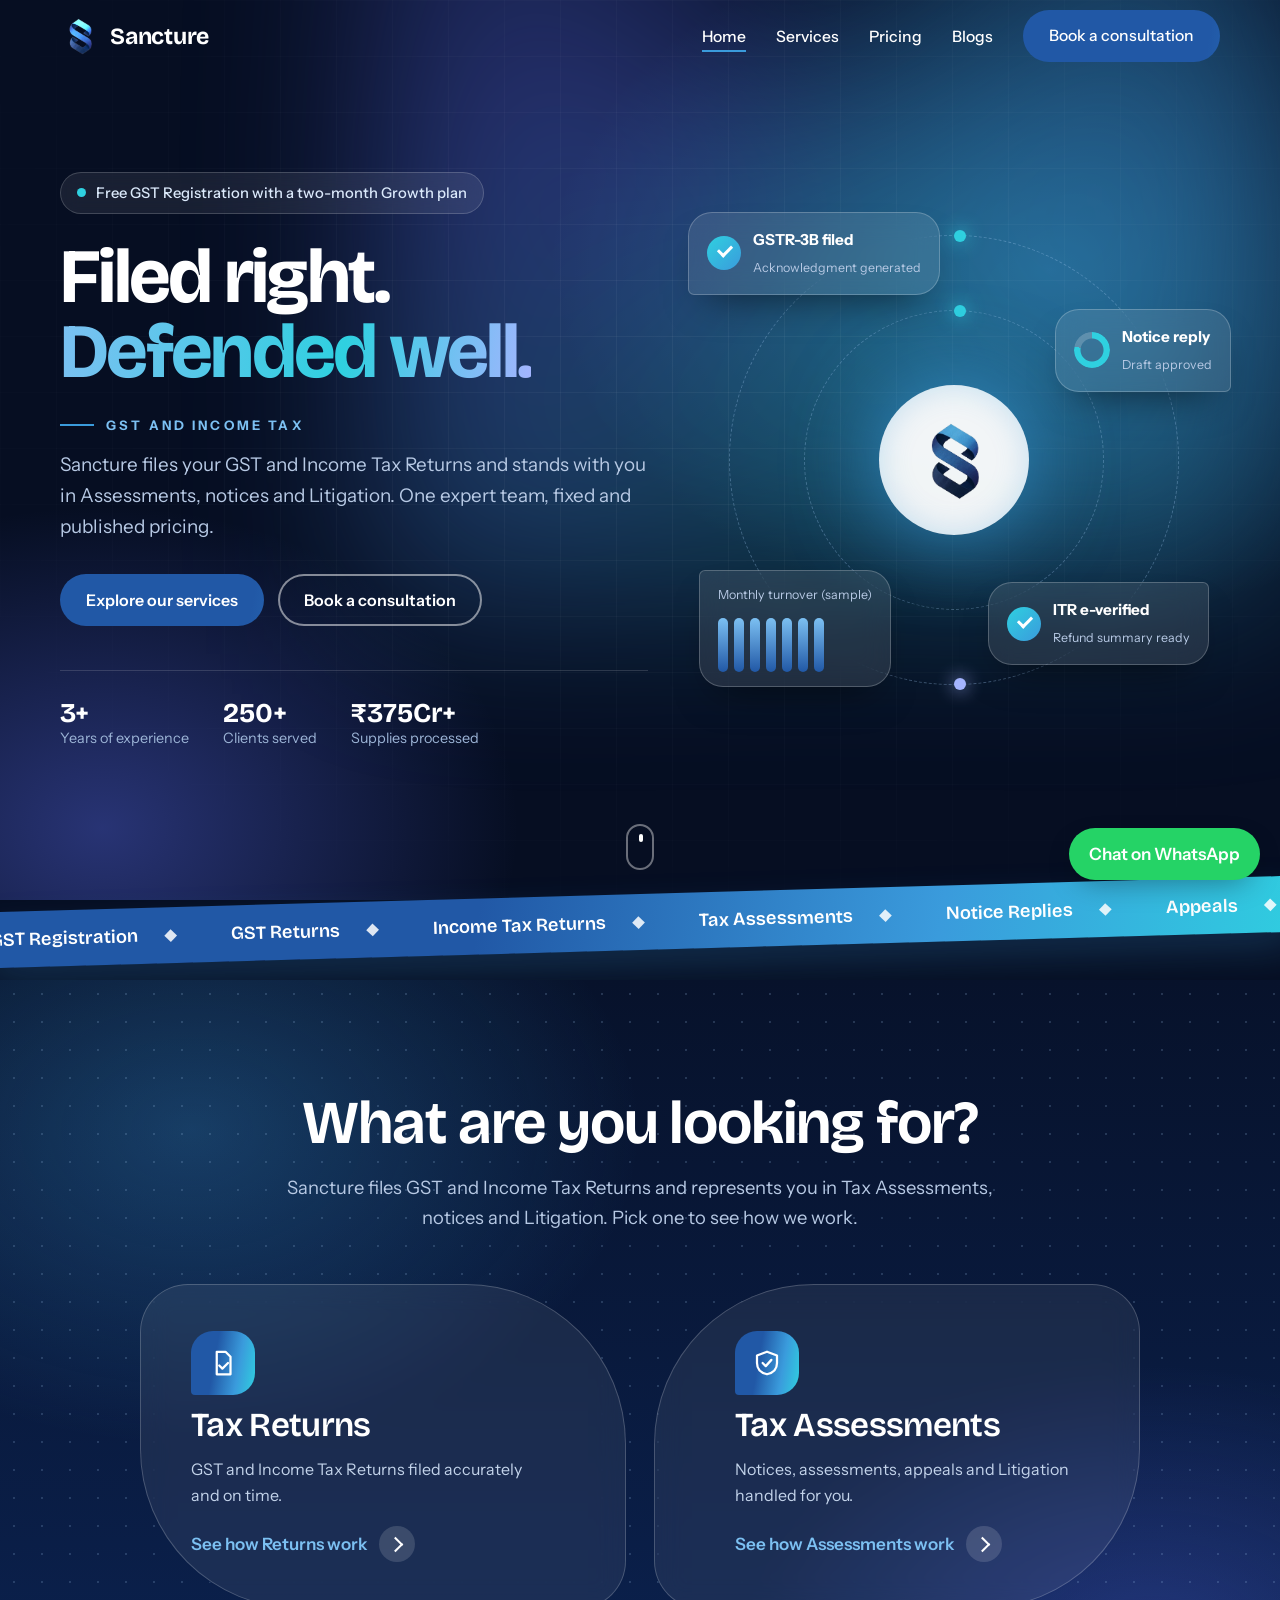
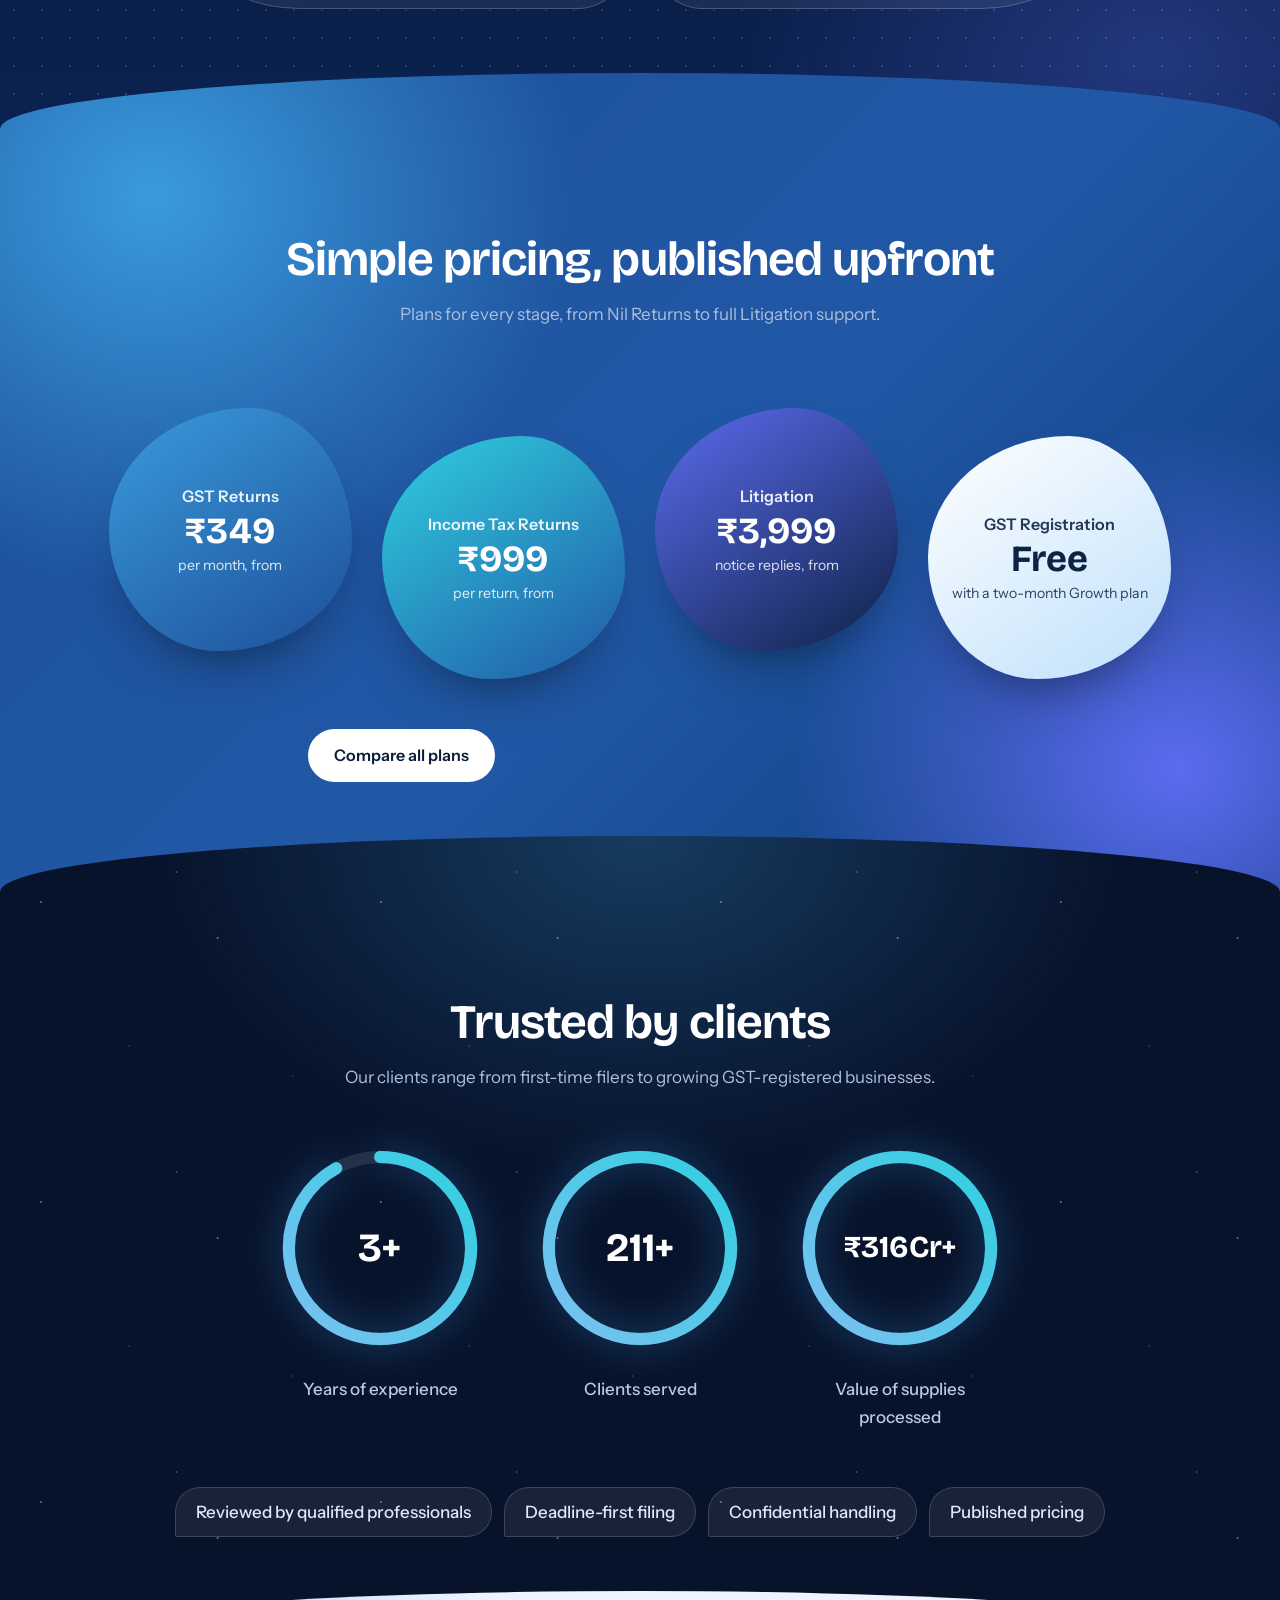
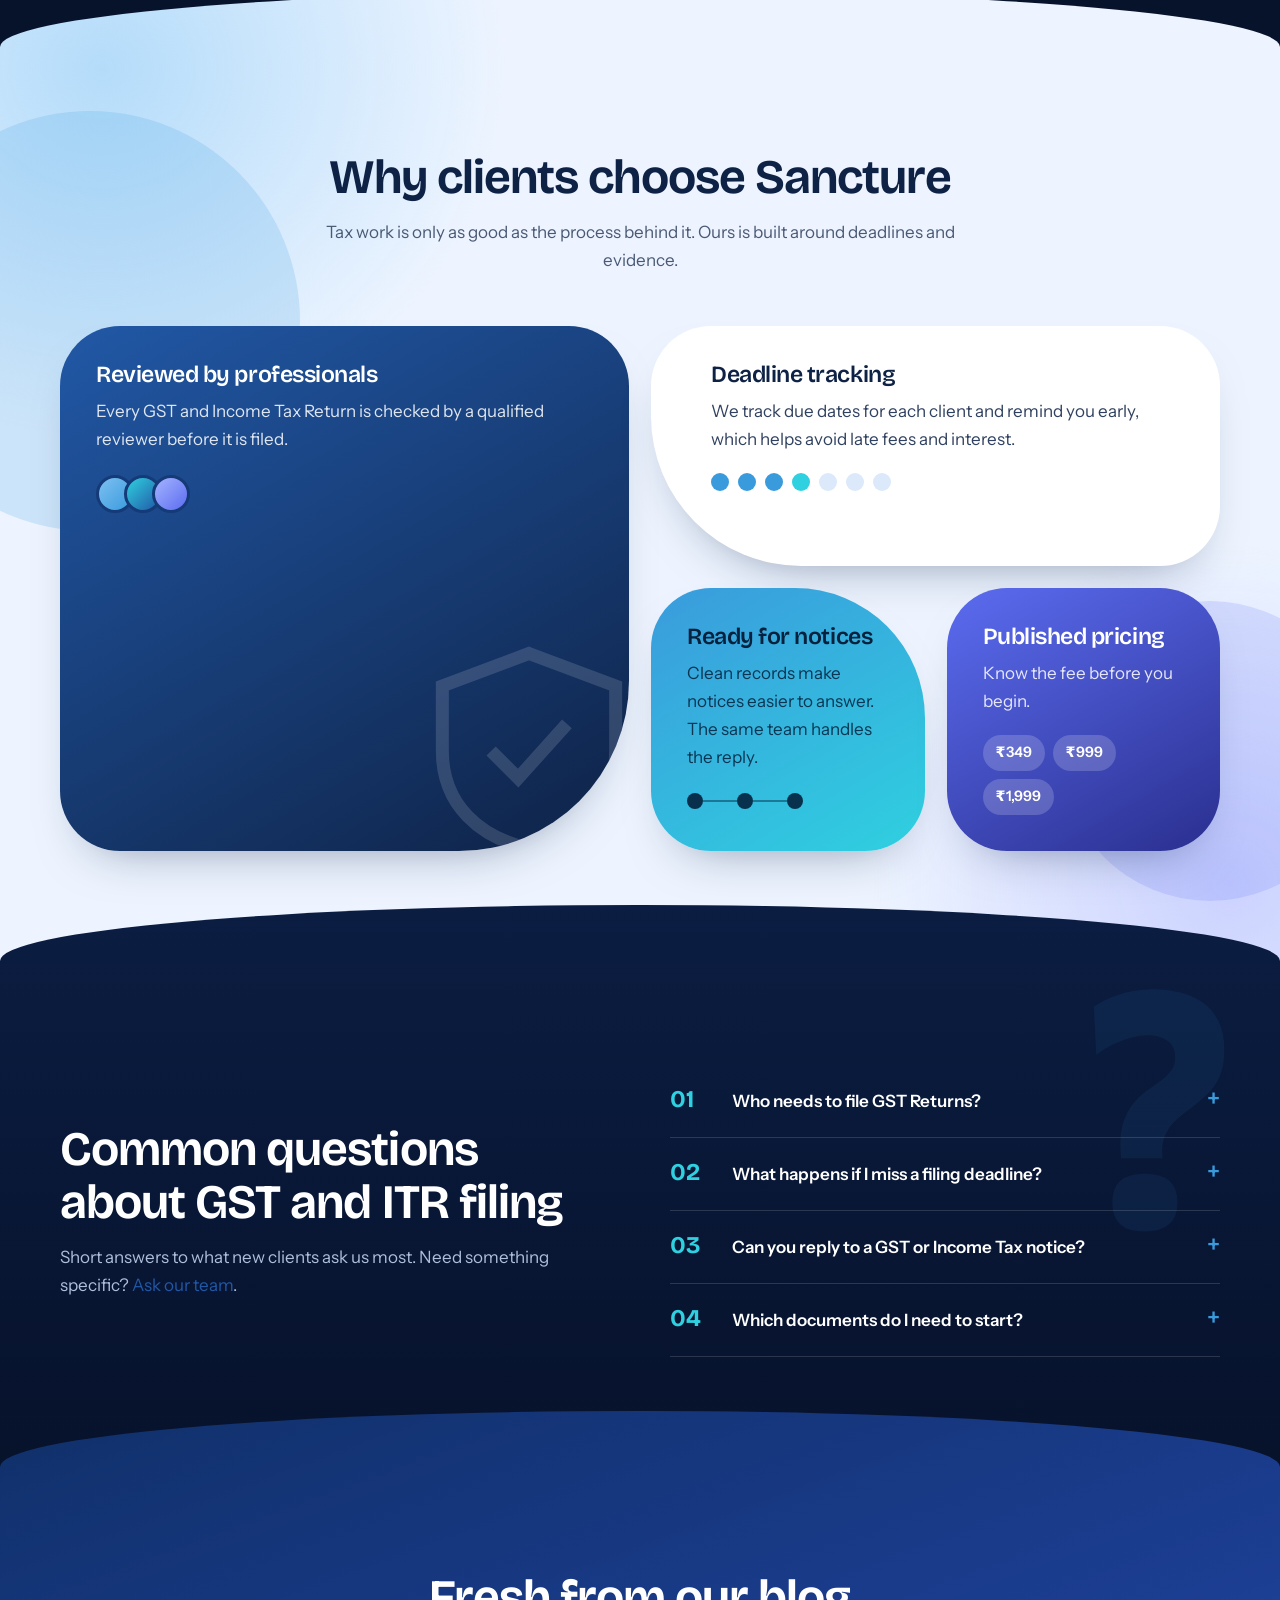
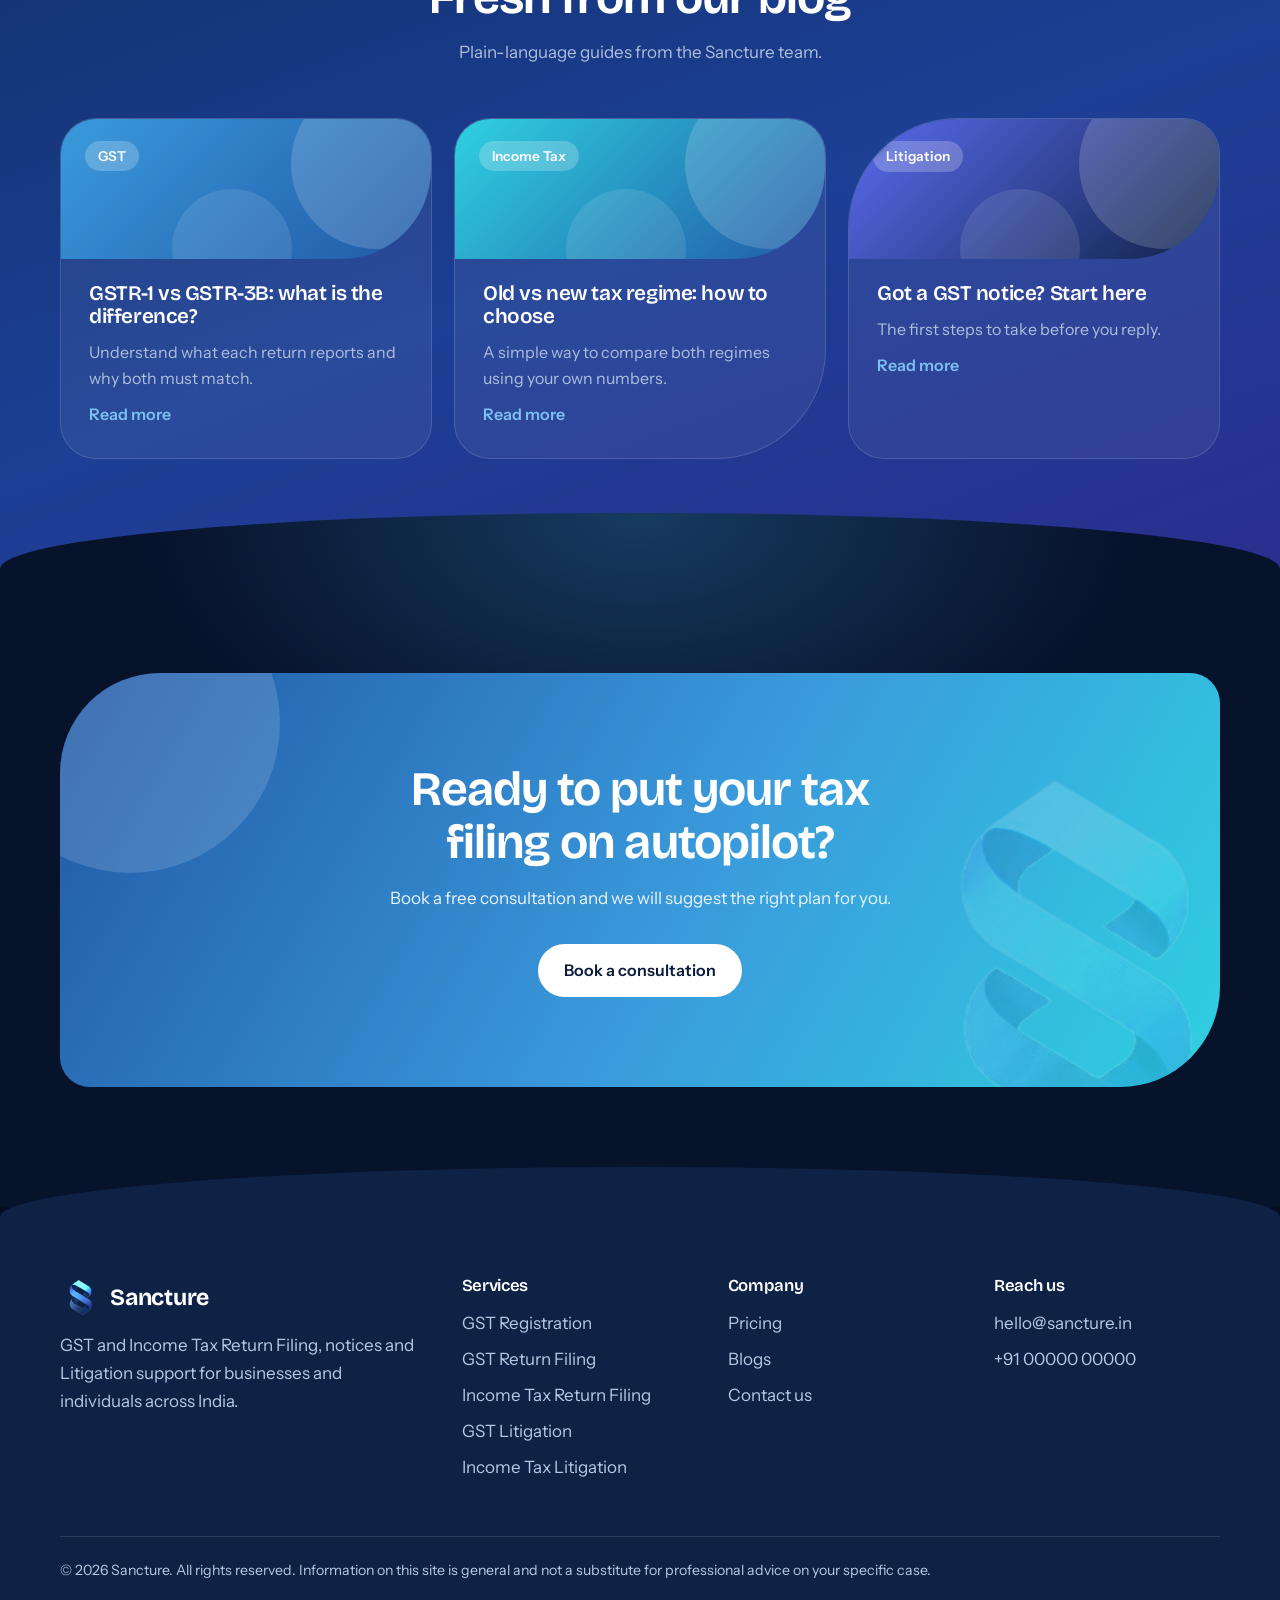
<file: index.html>
<!DOCTYPE html>
<html lang="en-IN"><head><meta charset="utf-8">
<meta name="viewport" content="width=device-width,initial-scale=1">
<title>Sancture | Filed Right. Defended Well. GST & Income Tax Returns, Assessments and Litigation</title>
<meta name="description" content="Sancture files GST and Income Tax Returns and handles assessments, notices, appeals and Litigation. Transparent pricing, on-time filing and expert representation for businesses and individuals in India.">
<link rel="canonical" href="https://www.sancture.in/">
<meta property="og:title" content="Sancture | Filed Right. Defended Well. GST & Income Tax Returns, Assessments and Litigation"><meta property="og:description" content="Sancture files GST and Income Tax Returns and handles assessments, notices, appeals and Litigation. Transparent pricing, on-time filing and expert representation for businesses and individuals in India."><meta property="og:type" content="website"><meta property="og:url" content="https://www.sancture.in/index.html">
<meta name="theme-color" content="#0E2246"><script>document.documentElement.className+=" js"</script>
<link rel="icon" href="assets/favicon.png">
<link rel="preconnect" href="https://fonts.googleapis.com"><link rel="preconnect" href="https://fonts.gstatic.com" crossorigin>
<link href="https://fonts.googleapis.com/css2?family=Bricolage+Grotesque:opsz,wght@12..96,500;12..96,650;12..96,700&family=Instrument+Sans:wght@400;500;600&display=swap" rel="stylesheet">
<link rel="stylesheet" href="css/style.css"><link rel="stylesheet" href="css/theme.css"><script type="application/ld+json">{"@context":"https://schema.org","@type":"ProfessionalService","name":"Sancture","url":"https://www.sancture.in","logo":"https://www.sancture.in/assets/logo.png","description":"GST and Income Tax Return Filing, assessments, notices, appeals and Litigation support.","areaServed":"IN","serviceType":["GST Registration","GST Return Filing","Income Tax Return Filing","GST Litigation","Income Tax Litigation"]}</script>
</head><body>
<a class="skip" href="#main">Skip to content</a><div class="progress" aria-hidden="true"></div>
<header class="nav"><div class="wrap"><a class="brand" href="index.html" aria-label="Sancture home"><img src="assets/logo.png" alt="" width="40" height="40">Sancture</a>
<button class="burger" aria-label="Menu" aria-expanded="false"><span></span><span></span><span></span></button>
<ul class="links"><li><a href="index.html" aria-current="page">Home</a></li><li><a href="services.html">Services</a></li><li><a href="pricing.html">Pricing</a></li><li><a href="blogs.html">Blogs</a></li><li><a class="btn" href="contact.html">Book a consultation</a></li></ul></div></header>
<main id="main"><section class="hero" id="top"><div class="aurora" aria-hidden="true"></div><div class="hgrid" aria-hidden="true"></div>
<div class="wrap hero-in"><div class="hero-text">
<a class="pill" href="pricing.html"><i></i>Free GST Registration with a two-month Growth plan</a>
<h1>Filed right.<br><span class="grad">Defended well.</span></h1>
<p class="kicker">GST AND INCOME TAX</p>
<p class="sub">Sancture files your GST and Income Tax Returns and stands with you in Assessments, notices and Litigation. One expert team, fixed and published pricing.</p>
<div class="cta"><a class="btn" href="#choose">Explore our services</a><a class="btn ghost" href="contact.html">Book a consultation</a></div>
<ul class="mini"><li><b>3+</b>Years of experience</li><li><b>250+</b>Clients served</li><li><b>&#8377;375Cr+</b>Supplies processed</li></ul></div>
<div class="hero-vis" aria-hidden="true"><div class="orbit o1"><i></i></div><div class="orbit o2"><i></i><i></i></div>
<div class="core"><img src="assets/logo.png" alt=""></div>
<div class="fc fc1"><span class="ck"></span><div><b>GSTR-3B filed</b><small>Acknowledgment generated</small></div></div>
<div class="fc fc2"><span class="rg"></span><div><b>Notice reply</b><small>Draft approved</small></div></div>
<div class="fc fc3"><small>Monthly turnover (sample)</small><div class="bars2"><i></i><i></i><i></i><i></i><i></i><i></i><i></i></div></div>
<div class="fc fc4"><span class="ck"></span><div><b>ITR e-verified</b><small>Refund summary ready</small></div></div></div></div>
<span class="scrollcue" aria-hidden="true"></span></section>
<div class="marq-wrap" aria-hidden="true"><div class="marq"><div class="track"><span>GST Registration</span><span>GST Returns</span><span>Income Tax Returns</span><span>Tax Assessments</span><span>Notice Replies</span><span>Appeals</span><span>Litigation</span><span>GST Registration</span><span>GST Returns</span><span>Income Tax Returns</span><span>Tax Assessments</span><span>Notice Replies</span><span>Appeals</span><span>Litigation</span></div></div></div><section class="choose" id="choose"><div class="wrap"><h2>What are you looking for?</h2><p class="lead">Sancture files GST and Income Tax Returns and represents you in Tax Assessments, notices and Litigation. Pick one to see how we work.</p><div class="picks"><button class="pick pick-a" data-mode="returns"><span class="pk-ic"><svg viewBox="0 0 24 24" aria-hidden="true"><path d="M7 3h7l4 4v14H7z"/><path d="M9 14l2.5 2.5L16 12"/></svg></span><h3>Tax Returns</h3><p>GST and Income Tax Returns filed accurately and on time.</p><span class="pk-go">See how Returns work<i class="arr"></i></span></button><button class="pick pick-b" data-mode="assessments"><span class="pk-ic"><svg viewBox="0 0 24 24" aria-hidden="true"><path d="M12 3l8 3v6c0 5-3.5 8-8 9-4.5-1-8-4-8-9V6z"/><path d="M8.5 12l2.5 2.5 4.5-5"/></svg></span><h3>Tax Assessments</h3><p>Notices, assessments, appeals and Litigation handled for you.</p><span class="pk-go">See how Assessments work<i class="arr"></i></span></button></div></div></section><section class="flow" id="flow-returns" aria-label="Tax Returns and Compliance"><div class="pin night"><div class="blobs" aria-hidden="true"></div><div class="gridbg" aria-hidden="true"></div><div class="mode" role="group" aria-label="Choose a service"><button data-mode="returns" aria-pressed="true">Tax Returns</button><button data-mode="assessments" aria-pressed="false">Tax Assessments</button></div><div class="world" aria-hidden="true"><svg></svg><div class="packet"><span></span></div></div><div class="hero-copy"><h2 class="t">Tax Returns and Compliance <span>filed right with ease.</span></h2><p class="kicker">GST AND INCOME TAX</p><p>Sancture files your GST and Income Tax Returns and defends you when a notice arrives. Send your documents once and we handle the filing, reconciliation and representation.</p><div class="cta"><a class="btn" href="contact.html">Get a free consultation</a><a class="btn ghost" href="pricing.html">See pricing</a></div><ul class="chips"><li>GST Returns</li><li>Income Tax Returns</li><li>Notice Replies</li><li>Litigation</li></ul></div><div class="cap"><h2>You issue the invoices. We take over the compliance.</h2><p>Share sales invoices, purchase bills and bank statements by email or WhatsApp. Our team confirms receipt the same day and tells you exactly what is missing.</p></div><div class="cap"><h2>Fixed fees, paid upfront.</h2><p>Every plan is published. Pay by UPI or bank transfer and we start work on your documents straight away.</p><div class="cta"><a class="btn" href="pricing.html">View pricing</a></div></div><div class="cap"><h2>Every document is checked before it reaches a return.</h2><p>Four services, one workflow, handled by qualified professionals.</p><ul class="chips"><li>GST Returns</li><li>Income Tax Returns</li></ul><div class="cta"><a class="btn" href="services.html">Explore services</a></div></div><div class="cap"><h2>Filed on time. Acknowledged in writing.</h2><p>A reviewer signs off on every return before it is filed. You receive the acknowledgment with a plain summary of the tax payable or the refund due.</p></div></div></section><section class="flow" id="flow-assessments" aria-label="Tax Assessments and Notices"><div class="pin night"><div class="blobs" aria-hidden="true"></div><div class="gridbg" aria-hidden="true"></div><div class="mode" role="group" aria-label="Choose a service"><button data-mode="returns" aria-pressed="false">Tax Returns</button><button data-mode="assessments" aria-pressed="true">Tax Assessments</button></div><div class="world" aria-hidden="true"><svg></svg><div class="packet"><span></span></div></div><div class="hero-copy"><h2 class="t">Tax Assessments and Notices <span>handled with confidence.</span></h2><p class="kicker">GST AND INCOME TAX</p><p>Sancture prepares replies, represents you before the authorities and manages appeals in GST and Income Tax Assessments and Litigation. Share the notice and we plan the response.</p><div class="cta"><a class="btn" href="contact.html">Talk to an expert</a><a class="btn ghost" href="pricing.html">See pricing</a></div><ul class="chips"><li>GST Assessments</li><li>Income Tax Assessments</li><li>Appeals</li><li>Litigation</li></ul></div><div class="cap"><h2>Share the notice and your documents.</h2><p>Send the notice or order along with whatever supporting papers you have. We note the reply deadline the same day and tell you what else is needed.</p></div><div class="cap"><h2>Reply drafted, then reviewed.</h2><p>We prepare a reply covering the facts, the law and the evidence. A senior professional reviews the draft before it reaches you for approval.</p></div><div class="cap"><h2>Filed on time, with representation.</h2><p>We file the reply, attend hearings where required and keep you updated at every stage.</p><div class="cta"><a class="btn light" href="contact.html">Talk to an expert</a></div></div></div></section>
<section class="sec s-vivid curve"><div class="wrap">
<div class="head center rv"><h2>Simple pricing, published upfront</h2><p>Plans for every stage, from Nil Returns to full Litigation support.</p></div>
<div class="orbs rv">
<a class="orb o-a" href="pricing.html"><small>GST Returns</small><b>&#8377;349</b><span>per month, from</span></a>
<a class="orb o-b" href="pricing.html"><small>Income Tax Returns</small><b>&#8377;999</b><span>per return, from</span></a>
<a class="orb o-c" href="pricing.html"><small>Litigation</small><b>&#8377;3,999</b><span>notice replies, from</span></a>
<a class="orb o-d" href="pricing.html"><small>GST Registration</small><b>Free</b><span>with a two-month Growth plan</span></a></div>
<p class="plink"><a class="btn light" href="pricing.html">Compare all plans</a></p></div></section>
<section class="sec s-ink curve" style="overflow:hidden"><div class="stars" aria-hidden="true"></div><div class="wrap">
<div class="head center rv"><h2>Trusted by clients</h2><p>Our clients range from first-time filers to growing GST-registered businesses.</p></div>
<div class="gauges rv"><svg width="0" height="0" style="position:absolute" aria-hidden="true"><defs><linearGradient id="gg" x1="0" y1="0" x2="1" y2="1"><stop offset="0" stop-color="#7cc0f2"/><stop offset="1" stop-color="#2fd0e0"/></linearGradient></defs></svg>
<div class="gauge"><svg viewBox="0 0 120 120"><circle class="gtrack" cx="60" cy="60" r="52"/><circle class="gfill" cx="60" cy="60" r="52" pathLength="100"/></svg><div class="gnum"><strong data-to="3" data-suf="+">3+</strong></div><span>Years of experience</span></div>
<div class="gauge"><svg viewBox="0 0 120 120"><circle class="gtrack" cx="60" cy="60" r="52"/><circle class="gfill" cx="60" cy="60" r="52" pathLength="100"/></svg><div class="gnum"><strong data-to="250" data-suf="+">250+</strong></div><span>Clients served</span></div>
<div class="gauge"><svg viewBox="0 0 120 120"><circle class="gtrack" cx="60" cy="60" r="52"/><circle class="gfill" cx="60" cy="60" r="52" pathLength="100"/></svg><div class="gnum"><strong data-to="375" data-pre="&#8377;" data-suf="Cr+">&#8377;375Cr+</strong></div><span>Value of supplies processed</span></div></div>
<ul class="badges rv"><li>Reviewed by qualified professionals</li><li>Deadline-first filing</li><li>Confidential handling</li><li>Published pricing</li></ul></div></section>
<section class="sec lt s-mesh curve"><div class="deco" style="width:420px;height:420px;left:-120px;top:120px;background:rgba(58,155,220,.18)"></div><div class="deco" style="width:300px;height:300px;right:-80px;bottom:60px;background:rgba(91,108,240,.16)"></div><div class="wrap">
<div class="head center rv"><h2>Why clients choose Sancture</h2><p>Tax work is only as good as the process behind it. Ours is built around deadlines and evidence.</p></div>
<div class="bento">
<article class="bn bn-a rv"><svg class="wm" viewBox="0 0 24 24"><path d="M12 3l8 3v6c0 5-3.5 8-8 9-4.5-1-8-4-8-9V6z"/><path d="M8.5 12l2.5 2.5 4.5-5"/></svg><h3>Reviewed by professionals</h3><p>Every GST and Income Tax Return is checked by a qualified reviewer before it is filed.</p><div class="avs"><i></i><i></i><i></i></div></article>
<article class="bn bn-b rv"><h3>Deadline tracking</h3><p>We track due dates for each client and remind you early, which helps avoid late fees and interest.</p><div class="cal"><i class="on"></i><i class="on"></i><i class="on"></i><i class="due"></i><i></i><i></i><i></i></div></article>
<article class="bn bn-c rv"><h3>Ready for notices</h3><p>Clean records make notices easier to answer. The same team handles the reply.</p><div class="tl"><i></i><i></i><i></i></div></article>
<article class="bn bn-d rv"><h3>Published pricing</h3><p>Know the fee before you begin.</p><div class="pp"><span>&#8377;349</span><span>&#8377;999</span><span>&#8377;1,999</span></div></article></div></div></section>
<section class="sec s-night curve" style="overflow:hidden"><div class="bigq" aria-hidden="true">?</div><div class="wrap split">
<div class="rv"><h2>Common questions about GST and ITR filing</h2><p style="margin-top:14px;color:var(--mute)">Short answers to what new clients ask us most. Need something specific? <a href="contact.html">Ask our team</a>.</p></div>
<div class="rv faq">
<details><summary>Who needs to file GST Returns?</summary><p>Businesses registered under GST file periodic returns such as GSTR-1 and GSTR-3B, including Nil Returns in months with no activity.</p></details>
<details><summary>What happens if I miss a filing deadline?</summary><p>Late fees and interest may apply, and prolonged non-filing can lead to further action such as cancellation of GST registration. Filing late is usually better than not filing.</p></details>
<details><summary>Can you reply to a GST or Income Tax notice?</summary><p>Yes. We review the notice, prepare the reply with supporting documents and represent you where required.</p></details>
<details><summary>Which documents do I need to start?</summary><p>For GST: sales and purchase invoices and your GST portal access. For ITR: PAN, Form 16 or income details, AIS/26AS and investment proofs.</p></details></div></div></section>
<section class="sec s-royal curve"><div class="wrap">
<div class="head center rv"><h2>Fresh from our blog</h2><p>Plain-language guides from the Sancture team.</p></div>
<div class="grid">
<article class="card bc rv"><div class="cover cv1"><span>GST</span></div><div class="pb"><h3>GSTR-1 vs GSTR-3B: what is the difference?</h3><p>Understand what each return reports and why both must match.</p><p><a href="blogs.html">Read more</a></p></div></article>
<article class="card bc rv"><div class="cover cv2"><span>Income Tax</span></div><div class="pb"><h3>Old vs new tax regime: how to choose</h3><p>A simple way to compare both regimes using your own numbers.</p><p><a href="blogs.html">Read more</a></p></div></article>
<article class="card bc rv"><div class="cover cv3"><span>Litigation</span></div><div class="pb"><h3>Got a GST notice? Start here</h3><p>The first steps to take before you reply.</p><p><a href="blogs.html">Read more</a></p></div></article></div></div></section>
<section class="sec s-ink curve" style="padding-bottom:120px"><div class="wrap"><div class="cta-panel rv"><h2>Ready to put your tax filing on autopilot?</h2><p>Book a free consultation and we will suggest the right plan for you.</p><a class="btn light" href="contact.html">Book a consultation</a></div></div></section>
</main>
<footer><div class="wrap"><div class="cols">
<div><a class="brand" href="index.html"><img src="assets/logo.png" alt="" width="40" height="40">Sancture</a><p>GST and Income Tax Return Filing, notices and Litigation support for businesses and individuals across India.</p></div>
<div><h3>Services</h3><a href="services.html#gst-registration">GST Registration</a><a href="services.html#gst-returns">GST Return Filing</a><a href="services.html#itr">Income Tax Return Filing</a><a href="services.html#gst-litigation">GST Litigation</a><a href="services.html#it-litigation">Income Tax Litigation</a></div>
<div><h3>Company</h3><a href="pricing.html">Pricing</a><a href="blogs.html">Blogs</a><a href="contact.html">Contact us</a></div>
<div><h3>Reach us</h3><a href="mailto:hello@sancture.in">hello@sancture.in</a><a href="tel:+910000000000">+91 00000 00000</a></div>
</div><small>&copy; 2026 Sancture. All rights reserved. Information on this site is general and not a substitute for professional advice on your specific case.</small></div></footer>
<a class="wa" href="https://wa.me/910000000000" rel="noopener">Chat on WhatsApp</a>
<script src="js/main.js"></script>
<script src="js/flow.js"></script></body></html>
</file>
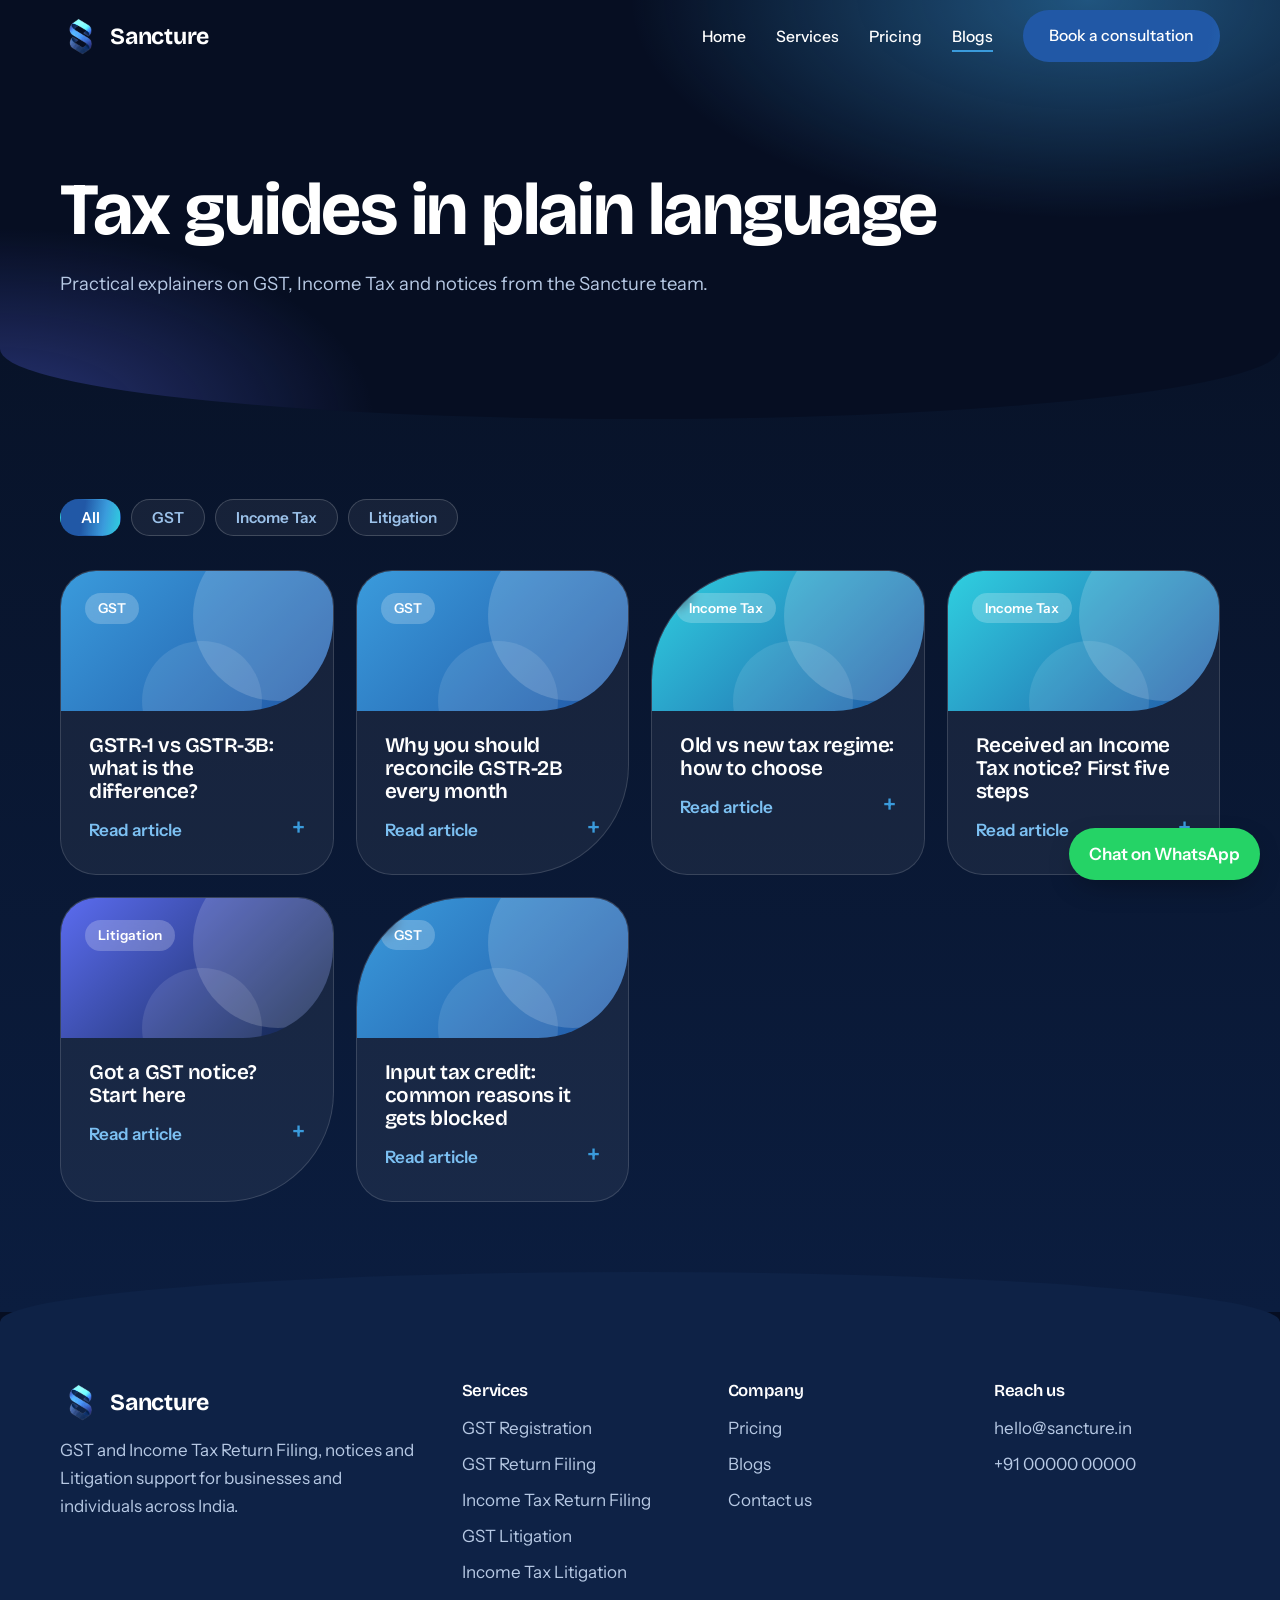
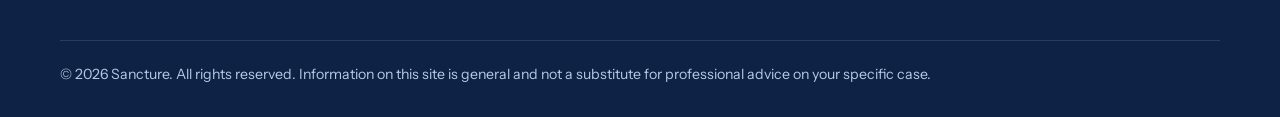
<file: blogs.html>
<!DOCTYPE html>
<html lang="en-IN"><head><meta charset="utf-8">
<meta name="viewport" content="width=device-width,initial-scale=1">
<title>Tax Blog | GST and Income Tax Guides and Updates | Sancture</title>
<meta name="description" content="Plain-language guides on GST Returns, Income Tax filing, notices and Litigation from the Sancture team.">
<link rel="canonical" href="https://www.sancture.in/blogs.html">
<meta property="og:title" content="Tax Blog | GST and Income Tax Guides and Updates | Sancture"><meta property="og:description" content="Plain-language guides on GST Returns, Income Tax filing, notices and Litigation from the Sancture team."><meta property="og:type" content="website"><meta property="og:url" content="https://www.sancture.in/blogs.html">
<meta name="theme-color" content="#0E2246"><script>document.documentElement.className+=" js"</script>
<link rel="icon" href="assets/favicon.png">
<link rel="preconnect" href="https://fonts.googleapis.com"><link rel="preconnect" href="https://fonts.gstatic.com" crossorigin>
<link href="https://fonts.googleapis.com/css2?family=Bricolage+Grotesque:opsz,wght@12..96,500;12..96,650;12..96,700&family=Instrument+Sans:wght@400;500;600&display=swap" rel="stylesheet">
<link rel="stylesheet" href="css/style.css"><link rel="stylesheet" href="css/theme.css">
</head><body>
<a class="skip" href="#main">Skip to content</a><div class="progress" aria-hidden="true"></div>
<header class="nav"><div class="wrap"><a class="brand" href="index.html" aria-label="Sancture home"><img src="assets/logo.png" alt="" width="40" height="40">Sancture</a>
<button class="burger" aria-label="Menu" aria-expanded="false"><span></span><span></span><span></span></button>
<ul class="links"><li><a href="index.html">Home</a></li><li><a href="services.html">Services</a></li><li><a href="pricing.html">Pricing</a></li><li><a href="blogs.html" aria-current="page">Blogs</a></li><li><a class="btn" href="contact.html">Book a consultation</a></li></ul></div></header>
<main id="main"><section class="page-hero"><div class="wrap"><h1>Tax guides in plain language</h1><p>Practical explainers on GST, Income Tax and notices from the Sancture team.</p></div></section>
<section class="sec" style="padding-top:30px"><div class="wrap"><div class="filters"><button data-c="all" aria-pressed="true">All</button><button data-c="gst" aria-pressed="false">GST</button><button data-c="it" aria-pressed="false">Income Tax</button><button data-c="lit" aria-pressed="false">Litigation</button></div><div class="grid"><article class="card post" data-c="gst"><div class="cover cv1"><span>GST</span></div><div class="pb"><h3>GSTR-1 vs GSTR-3B: what is the difference?</h3><details><summary>Read article</summary><p>GSTR-1 reports your outward supplies, while GSTR-3B is the summary return where tax is paid. The two should reconcile, since mismatches are a common reason for notices.</p><p style="margin-top:10px"><a href="contact.html">Ask us about your case</a></p></details></div></article><article class="card post" data-c="gst"><div class="cover cv1"><span>GST</span></div><div class="pb"><h3>Why you should reconcile GSTR-2B every month</h3><details><summary>Read article</summary><p>GSTR-2B shows the input tax credit available to you. Comparing it with your purchase records each month helps you claim only what is eligible and spot supplier defaults early.</p><p style="margin-top:10px"><a href="contact.html">Ask us about your case</a></p></details></div></article><article class="card post" data-c="it"><div class="cover cv2"><span>Income Tax</span></div><div class="pb"><h3>Old vs new tax regime: how to choose</h3><details><summary>Read article</summary><p>Compare your total tax under both regimes using your actual deductions. If your eligible deductions are low, the new regime is often simpler; if they are high, the old regime may save more.</p><p style="margin-top:10px"><a href="contact.html">Ask us about your case</a></p></details></div></article><article class="card post" data-c="it"><div class="cover cv2"><span>Income Tax</span></div><div class="pb"><h3>Received an Income Tax notice? First five steps</h3><details><summary>Read article</summary><p>Read the notice fully, note the section and deadline, download the related documents from the portal, compare them with your records and then draft a reply that addresses each point.</p><p style="margin-top:10px"><a href="contact.html">Ask us about your case</a></p></details></div></article><article class="card post" data-c="lit"><div class="cover cv3"><span>Litigation</span></div><div class="pb"><h3>Got a GST notice? Start here</h3><details><summary>Read article</summary><p>Do not ignore it. Check the type of notice, the reply date and the period it covers. Gather supporting invoices and returns, then respond in writing and attend any hearing.</p><p style="margin-top:10px"><a href="contact.html">Ask us about your case</a></p></details></div></article><article class="card post" data-c="gst"><div class="cover cv1"><span>GST</span></div><div class="pb"><h3>Input tax credit: common reasons it gets blocked</h3><details><summary>Read article</summary><p>Typical causes include supplier non-filing, mismatches between invoices and GSTR-2B, and claims on items where credit is restricted. Regular reconciliation prevents most of them.</p><p style="margin-top:10px"><a href="contact.html">Ask us about your case</a></p></details></div></article></div></div></section></main>
<footer><div class="wrap"><div class="cols">
<div><a class="brand" href="index.html"><img src="assets/logo.png" alt="" width="40" height="40">Sancture</a><p>GST and Income Tax Return Filing, notices and Litigation support for businesses and individuals across India.</p></div>
<div><h3>Services</h3><a href="services.html#gst-registration">GST Registration</a><a href="services.html#gst-returns">GST Return Filing</a><a href="services.html#itr">Income Tax Return Filing</a><a href="services.html#gst-litigation">GST Litigation</a><a href="services.html#it-litigation">Income Tax Litigation</a></div>
<div><h3>Company</h3><a href="pricing.html">Pricing</a><a href="blogs.html">Blogs</a><a href="contact.html">Contact us</a></div>
<div><h3>Reach us</h3><a href="mailto:hello@sancture.in">hello@sancture.in</a><a href="tel:+910000000000">+91 00000 00000</a></div>
</div><small>&copy; 2026 Sancture. All rights reserved. Information on this site is general and not a substitute for professional advice on your specific case.</small></div></footer>
<a class="wa" href="https://wa.me/910000000000" rel="noopener">Chat on WhatsApp</a>
<script src="js/main.js"></script>
</body></html>
</file>
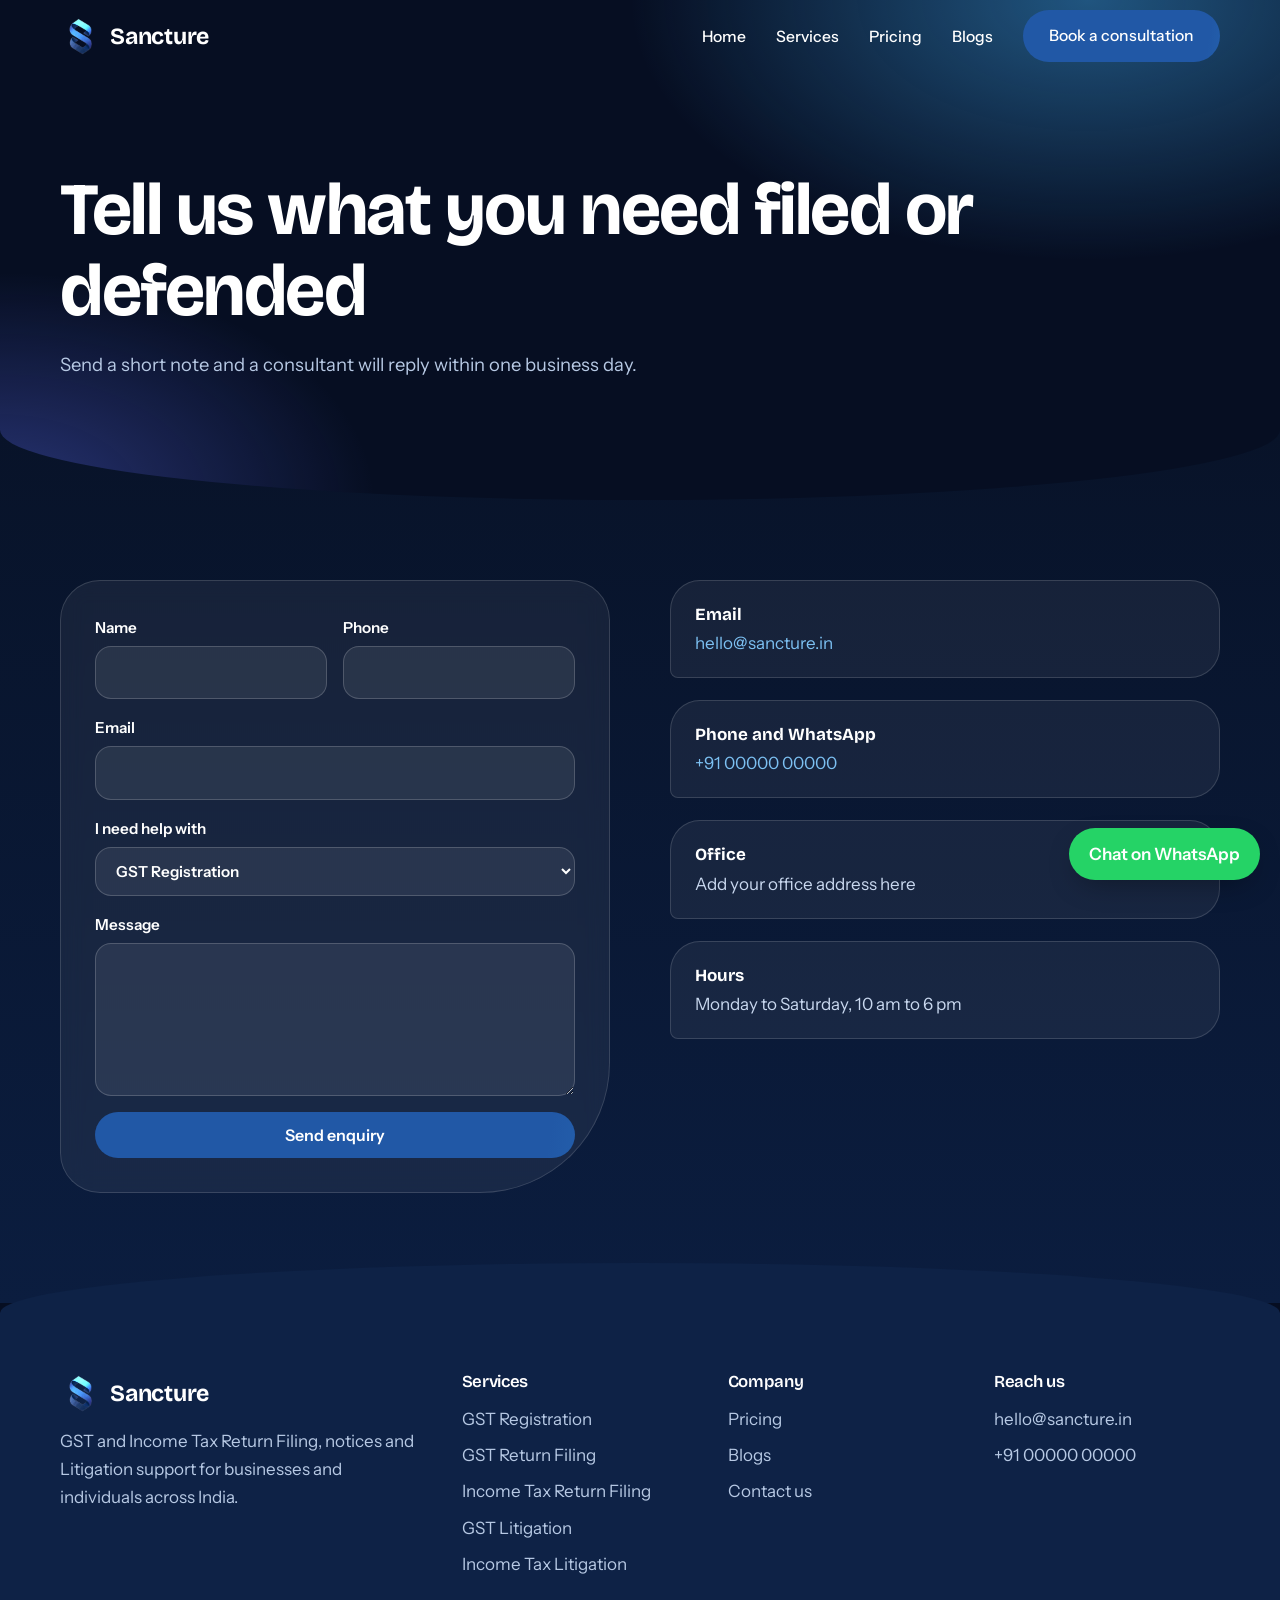
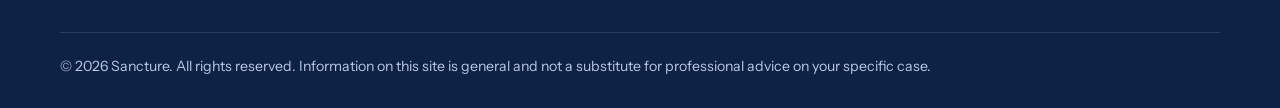
<file: contact.html>
<!DOCTYPE html>
<html lang="en-IN"><head><meta charset="utf-8">
<meta name="viewport" content="width=device-width,initial-scale=1">
<title>Contact Sancture | Book a GST or Income Tax Consultation</title>
<meta name="description" content="Contact Sancture for GST Return Filing, Income Tax filing, notices and Litigation support. Send an enquiry or book a consultation.">
<link rel="canonical" href="https://www.sancture.in/contact.html">
<meta property="og:title" content="Contact Sancture | Book a GST or Income Tax Consultation"><meta property="og:description" content="Contact Sancture for GST Return Filing, Income Tax filing, notices and Litigation support. Send an enquiry or book a consultation."><meta property="og:type" content="website"><meta property="og:url" content="https://www.sancture.in/contact.html">
<meta name="theme-color" content="#0E2246"><script>document.documentElement.className+=" js"</script>
<link rel="icon" href="assets/favicon.png">
<link rel="preconnect" href="https://fonts.googleapis.com"><link rel="preconnect" href="https://fonts.gstatic.com" crossorigin>
<link href="https://fonts.googleapis.com/css2?family=Bricolage+Grotesque:opsz,wght@12..96,500;12..96,650;12..96,700&family=Instrument+Sans:wght@400;500;600&display=swap" rel="stylesheet">
<link rel="stylesheet" href="css/style.css"><link rel="stylesheet" href="css/theme.css">
</head><body>
<a class="skip" href="#main">Skip to content</a><div class="progress" aria-hidden="true"></div>
<header class="nav"><div class="wrap"><a class="brand" href="index.html" aria-label="Sancture home"><img src="assets/logo.png" alt="" width="40" height="40">Sancture</a>
<button class="burger" aria-label="Menu" aria-expanded="false"><span></span><span></span><span></span></button>
<ul class="links"><li><a href="index.html">Home</a></li><li><a href="services.html">Services</a></li><li><a href="pricing.html">Pricing</a></li><li><a href="blogs.html">Blogs</a></li><li><a class="btn" href="contact.html">Book a consultation</a></li></ul></div></header>
<main id="main"><section class="page-hero"><div class="wrap"><h1>Tell us what you need filed or defended</h1><p>Send a short note and a consultant will reply within one business day.</p></div></section>
<section class="sec" style="padding-top:30px"><div class="wrap split" style="align-items:start">
<form id="enquiry" action="https://formspree.io/f/YOUR_FORM_ID" method="POST">
<div class="two"><label>Name<input name="name" required autocomplete="name"></label><label>Phone<input name="phone" type="tel" required autocomplete="tel"></label></div>
<label>Email<input name="email" type="email" required autocomplete="email"></label>
<label>I need help with<select name="topic" id="topic"><option>GST Registration</option><option>GST Return Filing</option><option>Income Tax Return Filing</option><option>GST notice or Litigation</option><option>Income Tax notice or Litigation</option><option>Nil Return</option><option>Starter</option><option>Growth</option><option>Elite</option><option>Annual Return</option><option>Book Keeping</option><option>Enterprise</option><option>Salaried</option><option>Business and Professional</option><option>Capital Gains and NRI</option><option>Notice Reply</option><option>Appeal and Hearing</option><option>Litigation Retainer</option></select></label>
<label>Message<textarea name="message" id="msg" rows="5"></textarea></label>
<button class="btn" type="submit">Send enquiry</button></form>
<div class="info rv"><div><b>Email</b><a href="mailto:hello@sancture.in">hello@sancture.in</a></div><div><b>Phone and WhatsApp</b><a href="tel:+910000000000">+91 00000 00000</a></div><div><b>Office</b>Add your office address here</div><div><b>Hours</b>Monday to Saturday, 10 am to 6 pm</div></div>
</div></section></main>
<footer><div class="wrap"><div class="cols">
<div><a class="brand" href="index.html"><img src="assets/logo.png" alt="" width="40" height="40">Sancture</a><p>GST and Income Tax Return Filing, notices and Litigation support for businesses and individuals across India.</p></div>
<div><h3>Services</h3><a href="services.html#gst-registration">GST Registration</a><a href="services.html#gst-returns">GST Return Filing</a><a href="services.html#itr">Income Tax Return Filing</a><a href="services.html#gst-litigation">GST Litigation</a><a href="services.html#it-litigation">Income Tax Litigation</a></div>
<div><h3>Company</h3><a href="pricing.html">Pricing</a><a href="blogs.html">Blogs</a><a href="contact.html">Contact us</a></div>
<div><h3>Reach us</h3><a href="mailto:hello@sancture.in">hello@sancture.in</a><a href="tel:+910000000000">+91 00000 00000</a></div>
</div><small>&copy; 2026 Sancture. All rights reserved. Information on this site is general and not a substitute for professional advice on your specific case.</small></div></footer>
<a class="wa" href="https://wa.me/910000000000" rel="noopener">Chat on WhatsApp</a>
<script src="js/main.js"></script>
</body></html>
</file>
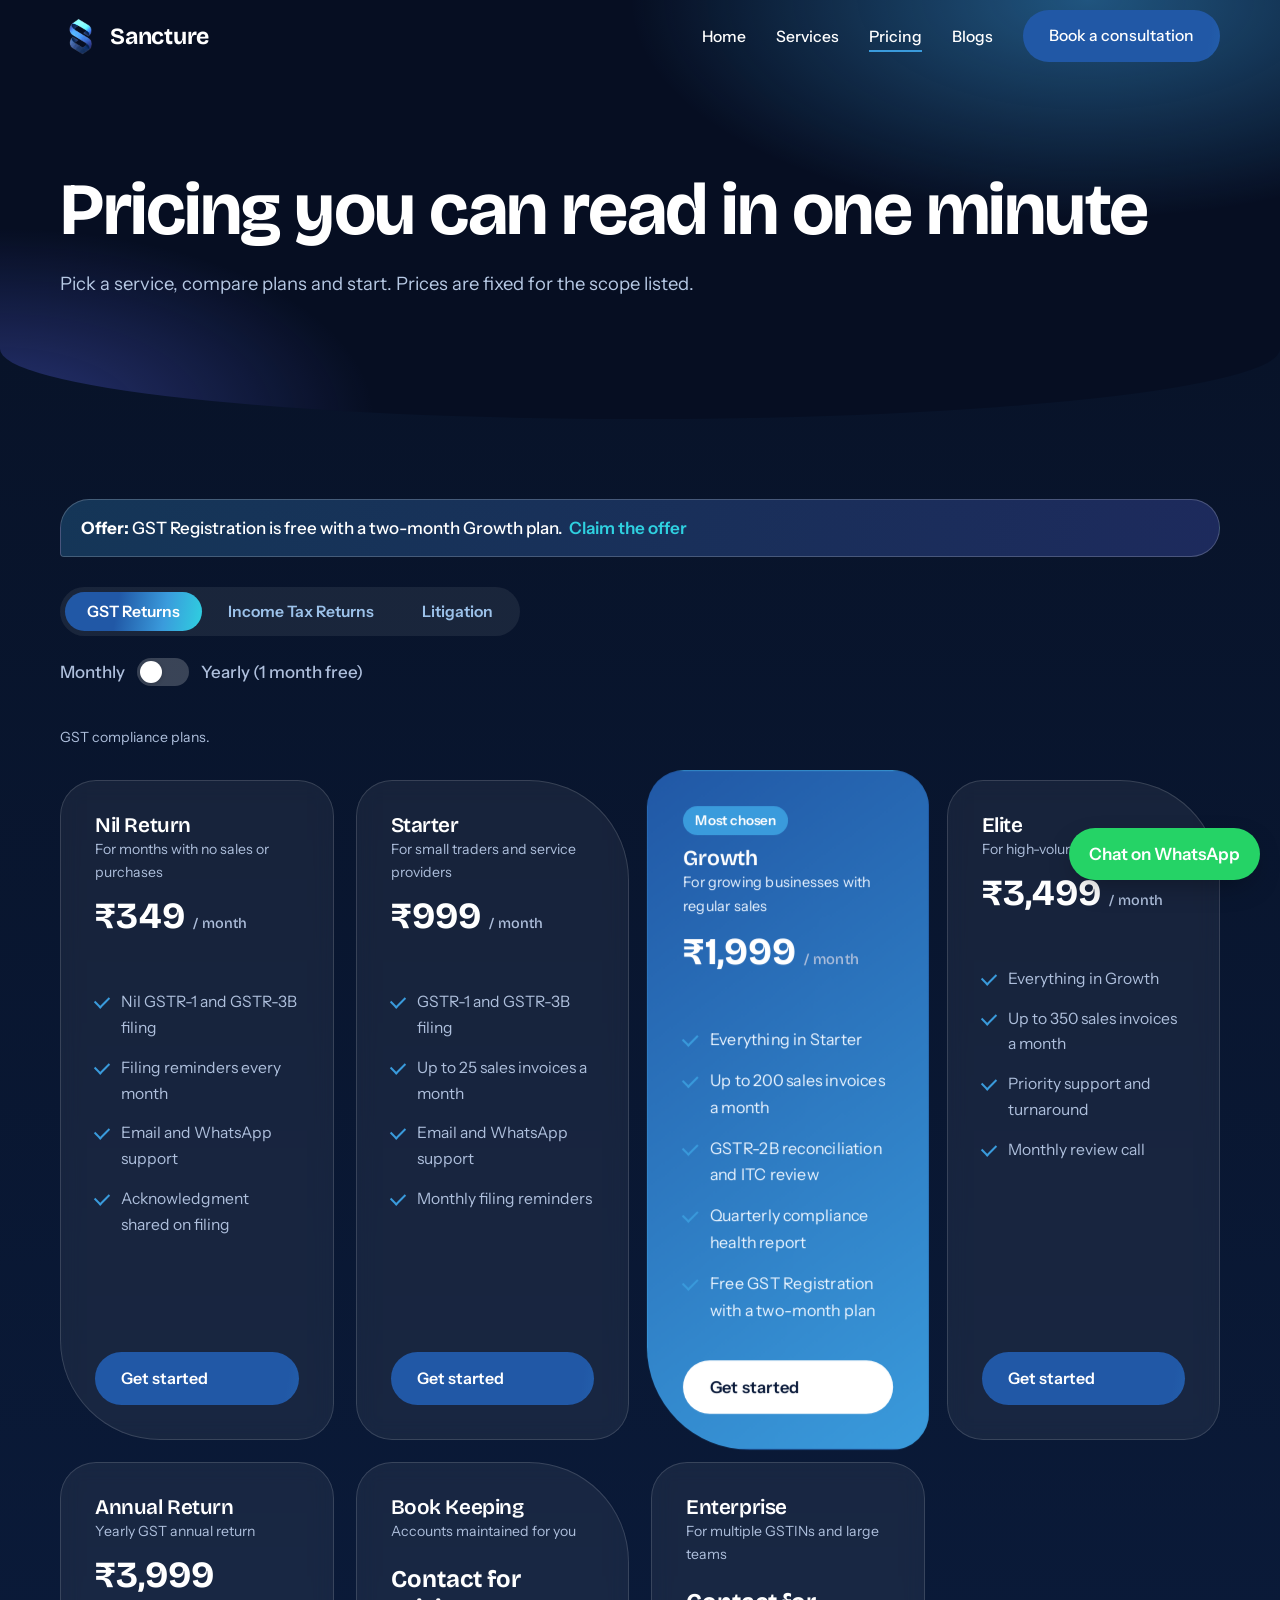
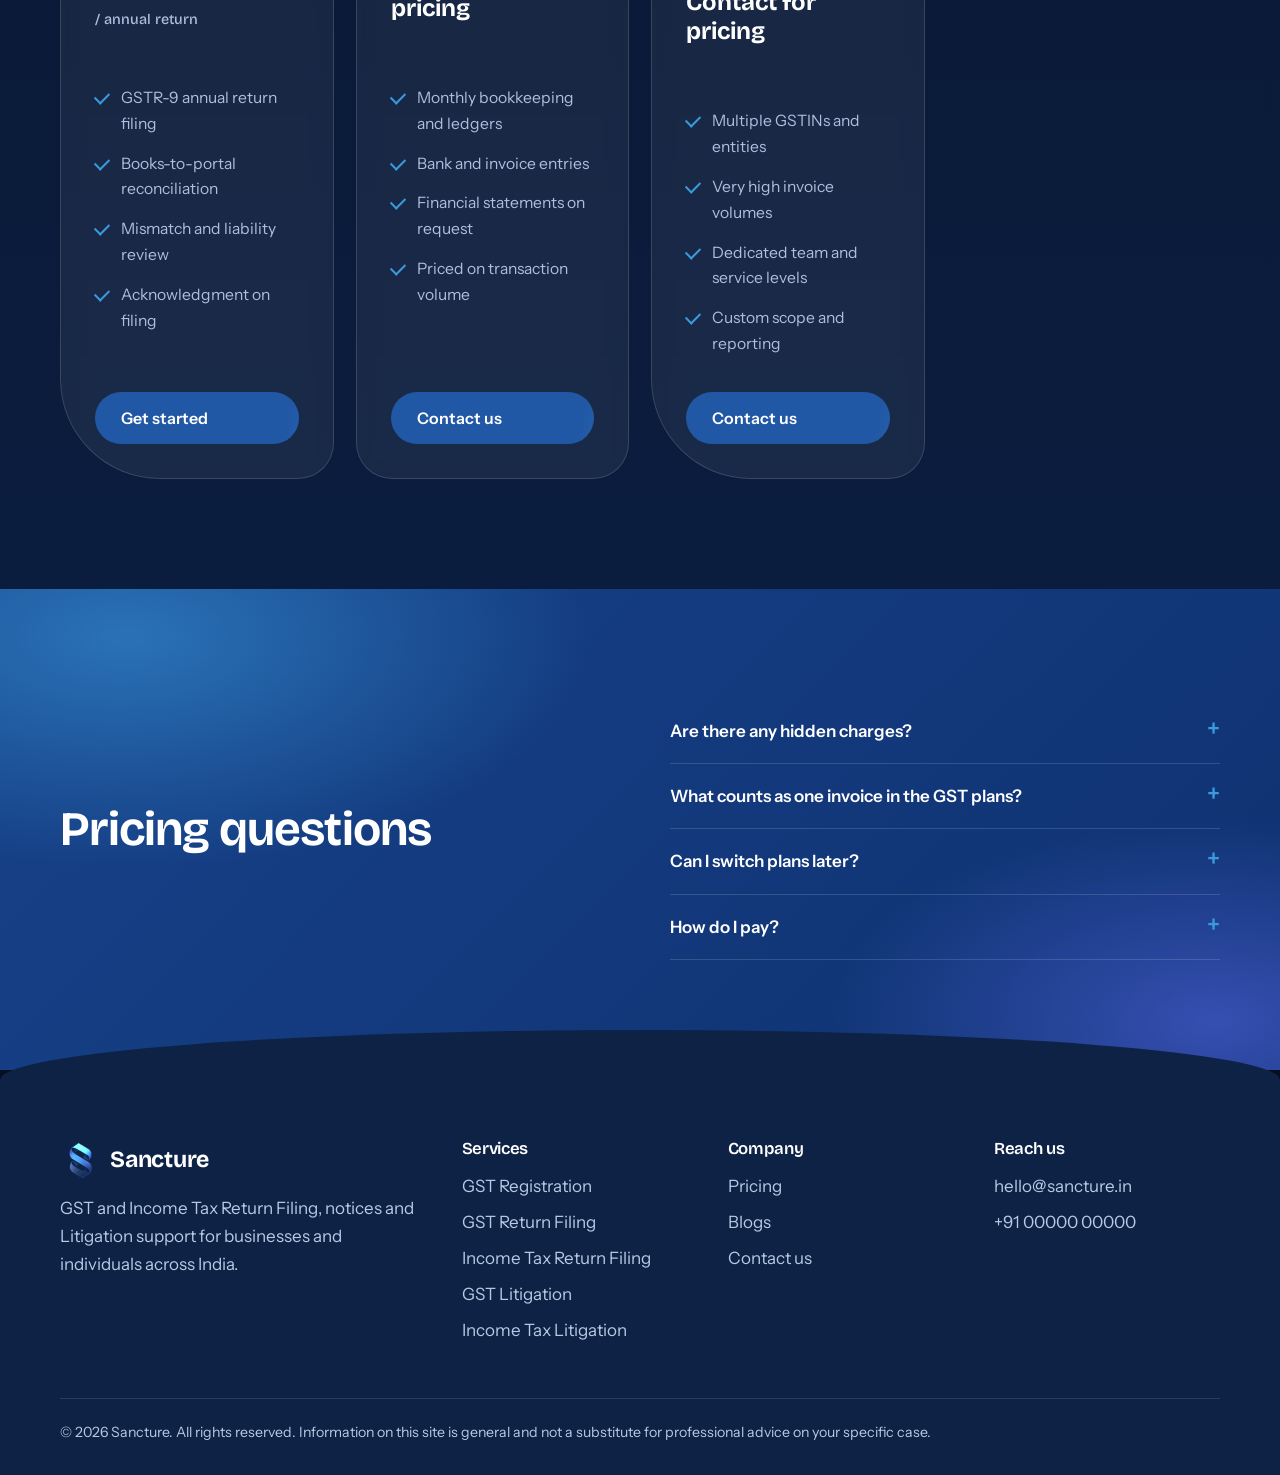
<file: pricing.html>
<!DOCTYPE html>
<html lang="en-IN"><head><meta charset="utf-8">
<meta name="viewport" content="width=device-width,initial-scale=1">
<title>Pricing | GST Return Filing, ITR Filing and Litigation Fees | Sancture</title>
<meta name="description" content="Transparent pricing for GST Return Filing, Income Tax Return Filing and notice or appeal support. Compare plans and request a custom quote from Sancture.">
<link rel="canonical" href="https://www.sancture.in/pricing.html">
<meta property="og:title" content="Pricing | GST Return Filing, ITR Filing and Litigation Fees | Sancture"><meta property="og:description" content="Transparent pricing for GST Return Filing, Income Tax Return Filing and notice or appeal support. Compare plans and request a custom quote from Sancture."><meta property="og:type" content="website"><meta property="og:url" content="https://www.sancture.in/pricing.html">
<meta name="theme-color" content="#0E2246"><script>document.documentElement.className+=" js"</script>
<link rel="icon" href="assets/favicon.png">
<link rel="preconnect" href="https://fonts.googleapis.com"><link rel="preconnect" href="https://fonts.gstatic.com" crossorigin>
<link href="https://fonts.googleapis.com/css2?family=Bricolage+Grotesque:opsz,wght@12..96,500;12..96,650;12..96,700&family=Instrument+Sans:wght@400;500;600&display=swap" rel="stylesheet">
<link rel="stylesheet" href="css/style.css"><link rel="stylesheet" href="css/theme.css">
</head><body>
<a class="skip" href="#main">Skip to content</a><div class="progress" aria-hidden="true"></div>
<header class="nav"><div class="wrap"><a class="brand" href="index.html" aria-label="Sancture home"><img src="assets/logo.png" alt="" width="40" height="40">Sancture</a>
<button class="burger" aria-label="Menu" aria-expanded="false"><span></span><span></span><span></span></button>
<ul class="links"><li><a href="index.html">Home</a></li><li><a href="services.html">Services</a></li><li><a href="pricing.html" aria-current="page">Pricing</a></li><li><a href="blogs.html">Blogs</a></li><li><a class="btn" href="contact.html">Book a consultation</a></li></ul></div></header>
<main id="main"><section class="page-hero"><div class="wrap"><h1>Pricing you can read in one minute</h1><p>Pick a service, compare plans and start. Prices are fixed for the scope listed.</p></div></section>
<section class="sec" style="padding-top:30px"><div class="wrap">
<div class="offerbar"><b>Offer:</b> GST Registration is free with a two-month Growth plan.<a href="contact.html?plan=Growth">Claim the offer</a></div>
<div class="tabs" role="tablist"><button data-t="gst" role="tab" aria-selected="true">GST Returns</button><button data-t="it" role="tab" aria-selected="false">Income Tax Returns</button><button data-t="lit" role="tab" aria-selected="false">Litigation</button></div>
<div class="bill" id="bill"><span>Monthly</span><button class="sw" role="switch" aria-checked="false" aria-label="Bill yearly"></button><span>Yearly (1 month free)</span></div>
<p class="fine" id="note" style="margin-bottom:30px"></p>
<div class="plans" id="plans" aria-live="polite"></div></div></section>
<section class="sec tint"><div class="wrap split"><div class="rv"><h2>Pricing questions</h2></div><div class="rv">
<details><summary>Are there any hidden charges?</summary><p>No. Government fees and late fees, if any, are charged at actuals and always shared with you in advance.</p></details>
<details><summary>What counts as one invoice in the GST plans?</summary><p>Each sales or purchase invoice reported in the month. Credit and debit notes are counted with them.</p></details>
<details><summary>Can I switch plans later?</summary><p>Yes. You can move up or down at the start of any billing month.</p></details>
<details><summary>How do I pay?</summary><p>By UPI or bank transfer.</p></details></div></div></section></main>
<footer><div class="wrap"><div class="cols">
<div><a class="brand" href="index.html"><img src="assets/logo.png" alt="" width="40" height="40">Sancture</a><p>GST and Income Tax Return Filing, notices and Litigation support for businesses and individuals across India.</p></div>
<div><h3>Services</h3><a href="services.html#gst-registration">GST Registration</a><a href="services.html#gst-returns">GST Return Filing</a><a href="services.html#itr">Income Tax Return Filing</a><a href="services.html#gst-litigation">GST Litigation</a><a href="services.html#it-litigation">Income Tax Litigation</a></div>
<div><h3>Company</h3><a href="pricing.html">Pricing</a><a href="blogs.html">Blogs</a><a href="contact.html">Contact us</a></div>
<div><h3>Reach us</h3><a href="mailto:hello@sancture.in">hello@sancture.in</a><a href="tel:+910000000000">+91 00000 00000</a></div>
</div><small>&copy; 2026 Sancture. All rights reserved. Information on this site is general and not a substitute for professional advice on your specific case.</small></div></footer>
<a class="wa" href="https://wa.me/910000000000" rel="noopener">Chat on WhatsApp</a>
<script src="js/main.js"></script>
</body></html>
</file>
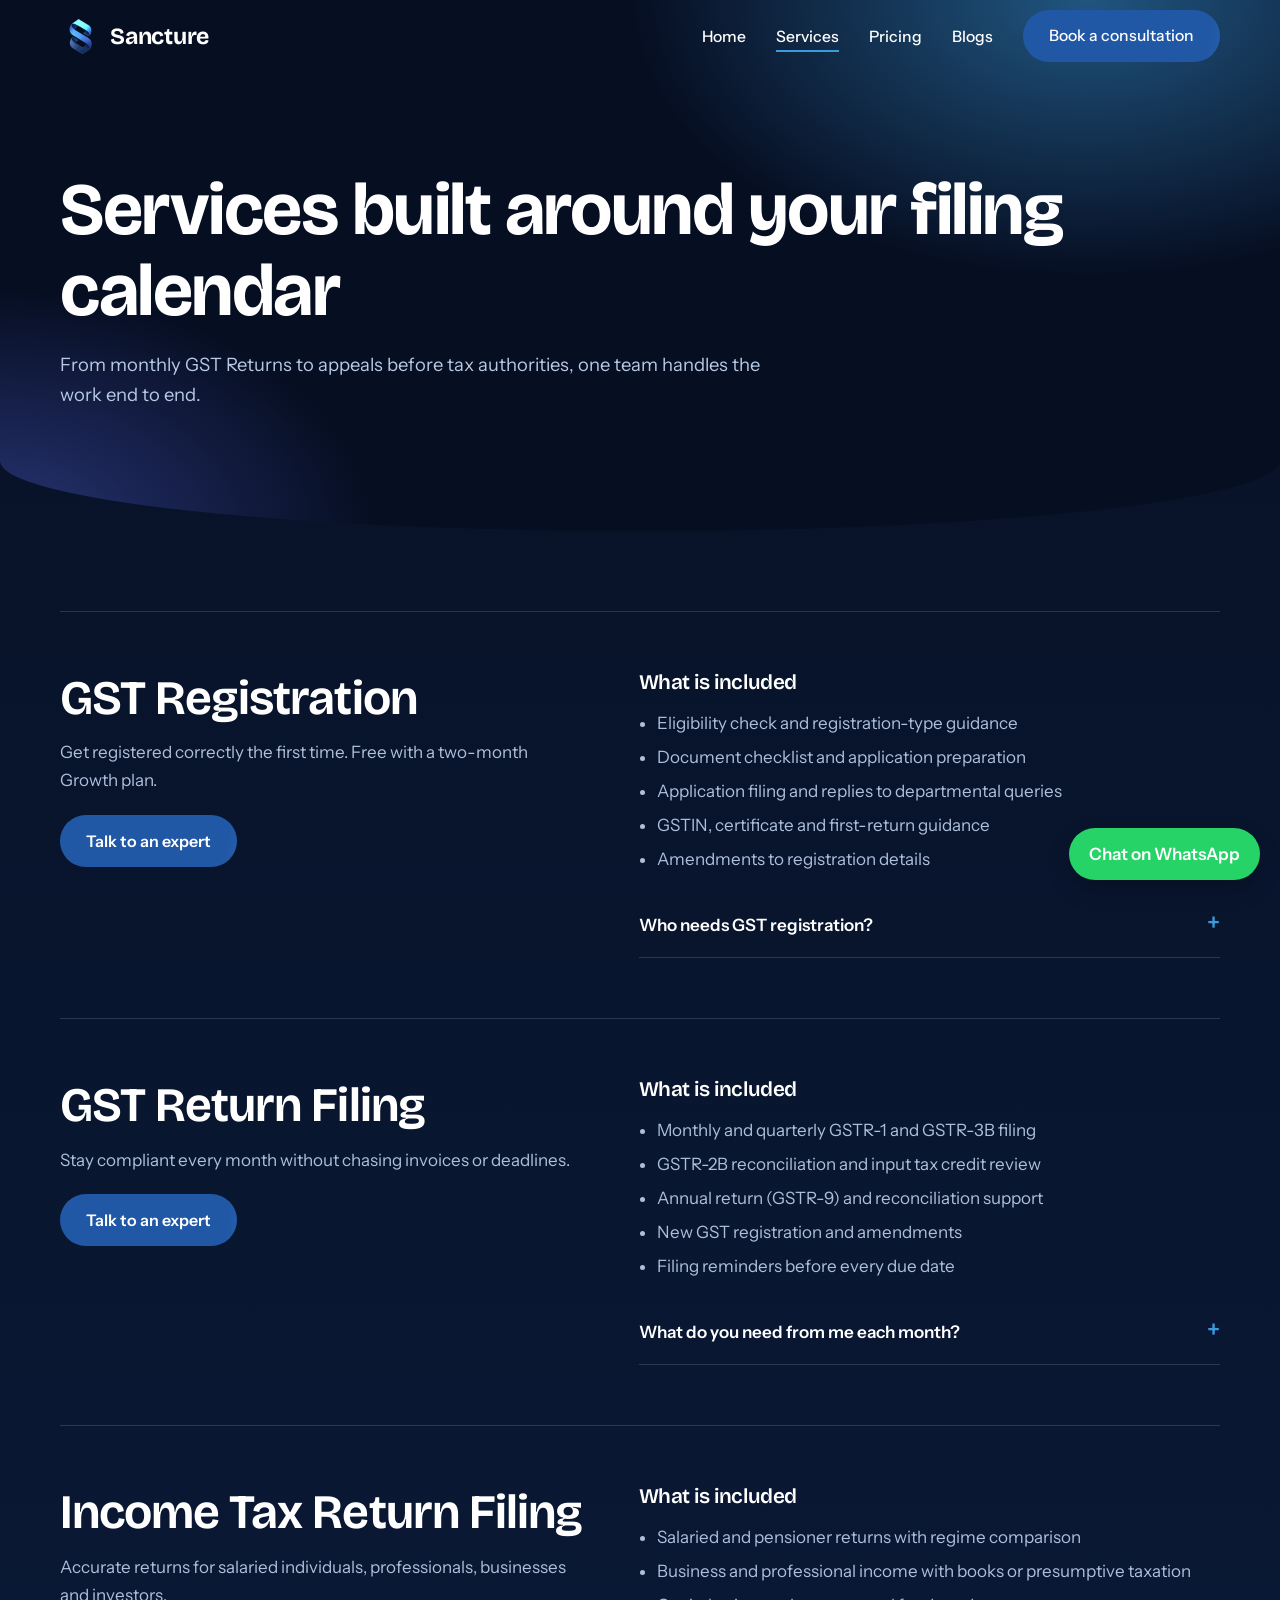
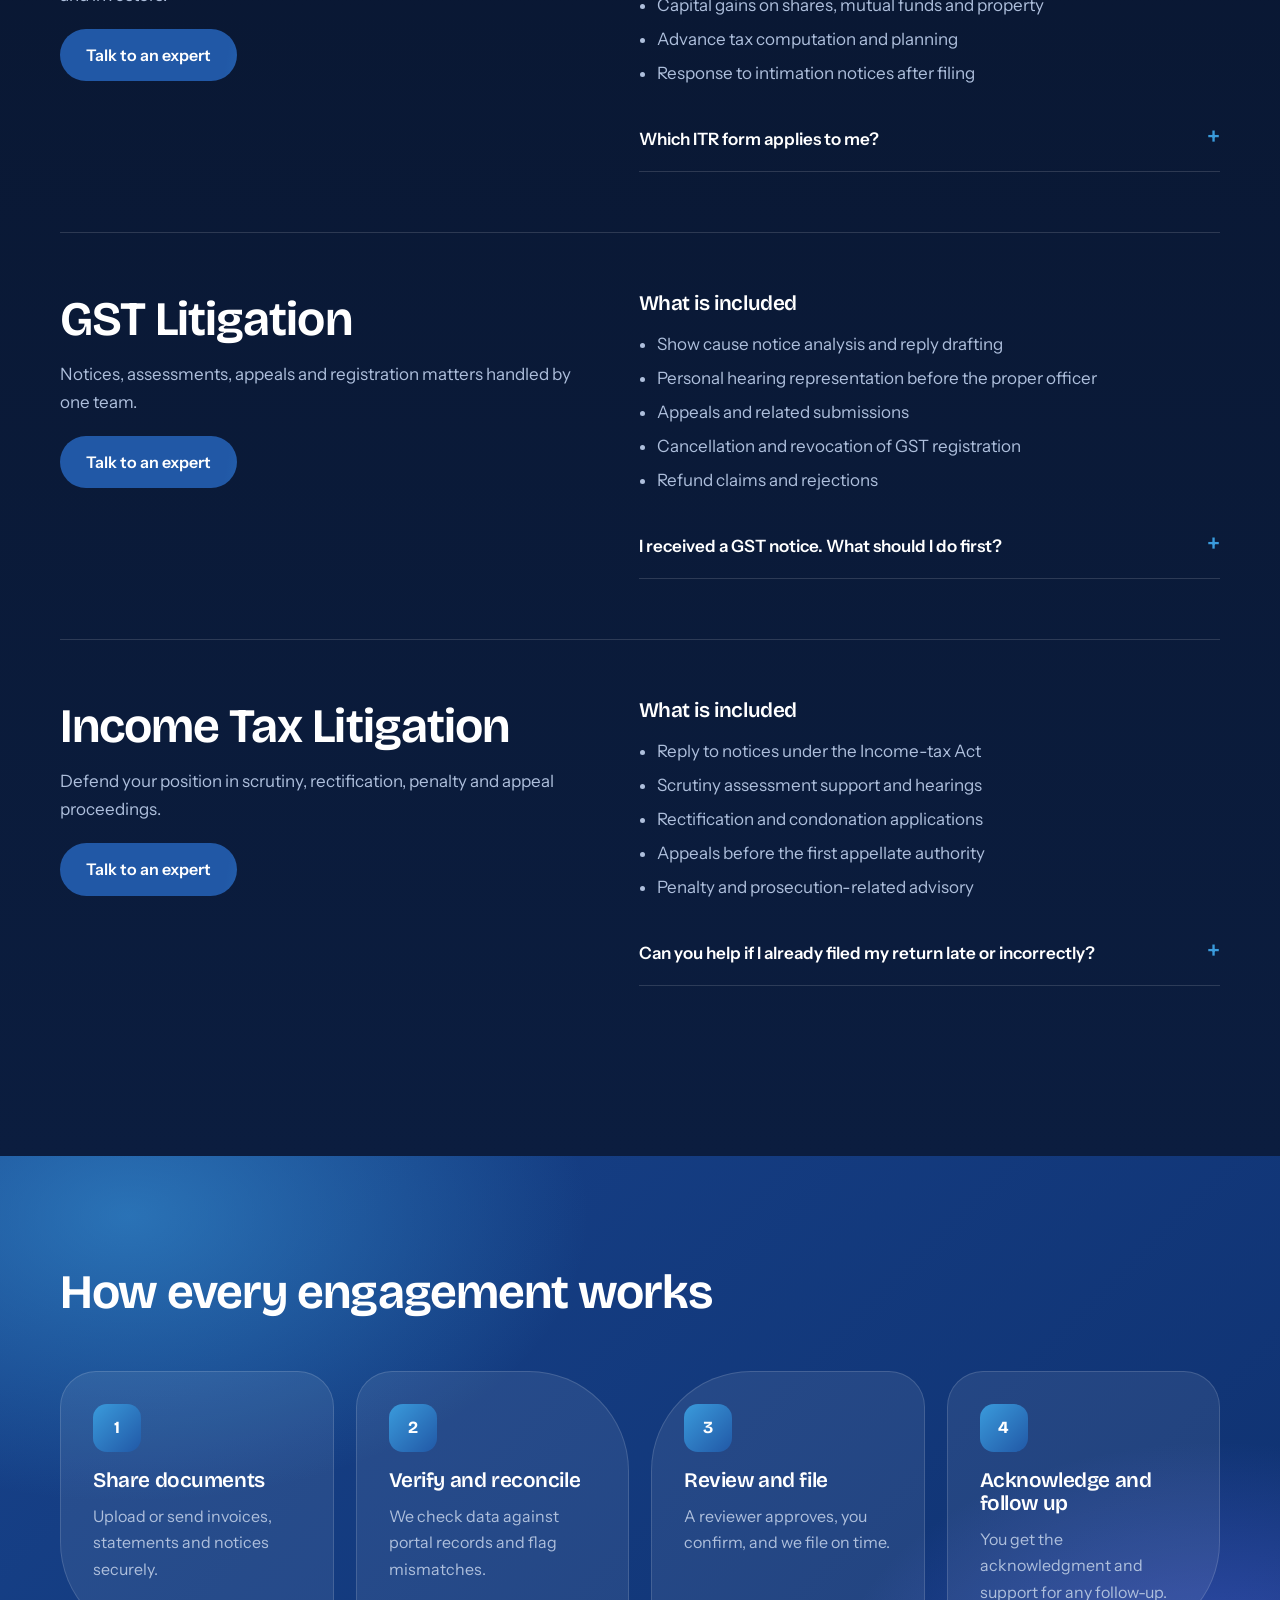
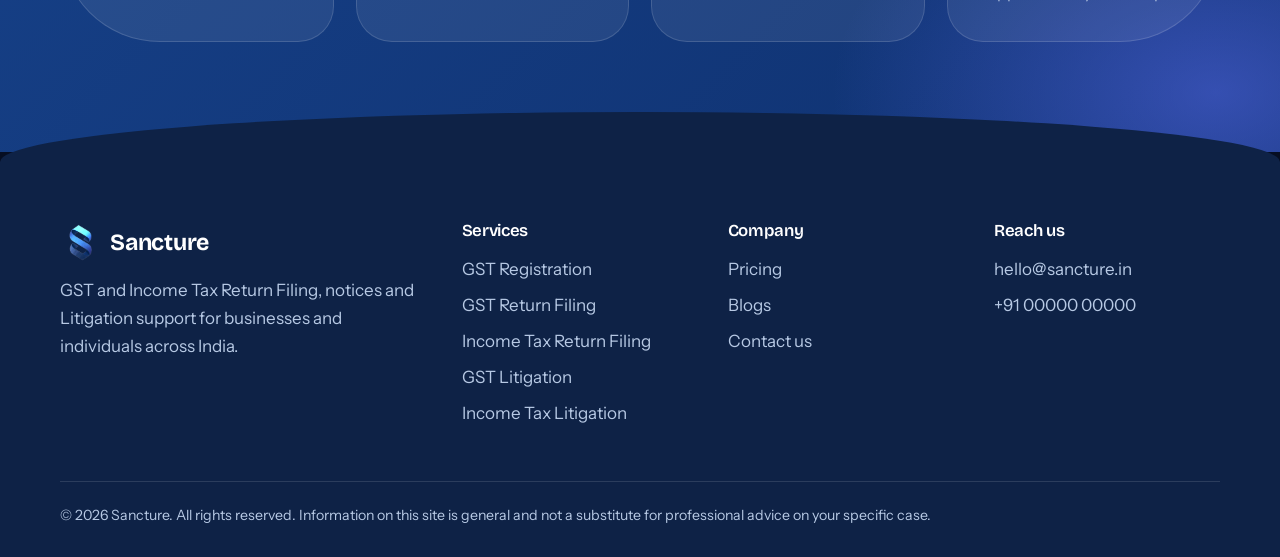
<file: services.html>
<!DOCTYPE html>
<html lang="en-IN"><head><meta charset="utf-8">
<meta name="viewport" content="width=device-width,initial-scale=1">
<title>GST & Income Tax Services | Return Filing, Notices and Litigation | Sancture</title>
<meta name="description" content="Explore Sancture's GST Return Filing, Income Tax Return Filing, GST Litigation and Income Tax Litigation services, delivered with a clear process and published pricing.">
<link rel="canonical" href="https://www.sancture.in/services.html">
<meta property="og:title" content="GST & Income Tax Services | Return Filing, Notices and Litigation | Sancture"><meta property="og:description" content="Explore Sancture's GST Return Filing, Income Tax Return Filing, GST Litigation and Income Tax Litigation services, delivered with a clear process and published pricing."><meta property="og:type" content="website"><meta property="og:url" content="https://www.sancture.in/services.html">
<meta name="theme-color" content="#0E2246"><script>document.documentElement.className+=" js"</script>
<link rel="icon" href="assets/favicon.png">
<link rel="preconnect" href="https://fonts.googleapis.com"><link rel="preconnect" href="https://fonts.gstatic.com" crossorigin>
<link href="https://fonts.googleapis.com/css2?family=Bricolage+Grotesque:opsz,wght@12..96,500;12..96,650;12..96,700&family=Instrument+Sans:wght@400;500;600&display=swap" rel="stylesheet">
<link rel="stylesheet" href="css/style.css"><link rel="stylesheet" href="css/theme.css">
</head><body>
<a class="skip" href="#main">Skip to content</a><div class="progress" aria-hidden="true"></div>
<header class="nav"><div class="wrap"><a class="brand" href="index.html" aria-label="Sancture home"><img src="assets/logo.png" alt="" width="40" height="40">Sancture</a>
<button class="burger" aria-label="Menu" aria-expanded="false"><span></span><span></span><span></span></button>
<ul class="links"><li><a href="index.html">Home</a></li><li><a href="services.html" aria-current="page">Services</a></li><li><a href="pricing.html">Pricing</a></li><li><a href="blogs.html">Blogs</a></li><li><a class="btn" href="contact.html">Book a consultation</a></li></ul></div></header>
<main id="main"><section class="page-hero"><div class="wrap"><h1>Services built around your filing calendar</h1><p>From monthly GST Returns to appeals before tax authorities, one team handles the work end to end.</p></div></section>
<div class="sec" style="padding-top:20px"><div class="wrap"><section class="svc" id="gst-registration"><div class="rv"><h2>GST Registration</h2><p style="margin-top:14px;color:var(--mute)">Get registered correctly the first time. Free with a two-month Growth plan.</p><p style="margin-top:20px"><a class="btn" href="contact.html">Talk to an expert</a></p></div>
<div class="rv"><h3>What is included</h3><ul><li>Eligibility check and registration-type guidance</li><li>Document checklist and application preparation</li><li>Application filing and replies to departmental queries</li><li>GSTIN, certificate and first-return guidance</li><li>Amendments to registration details</li></ul>
<details style="margin-top:20px"><summary>Who needs GST registration?</summary><p>Registration is mandatory once turnover crosses the prescribed threshold, and in certain cases regardless of turnover, such as supplying through e-commerce operators. We confirm whether it applies to you.</p></details></div></section><section class="svc" id="gst-returns"><div class="rv"><h2>GST Return Filing</h2><p style="margin-top:14px;color:var(--mute)">Stay compliant every month without chasing invoices or deadlines.</p><p style="margin-top:20px"><a class="btn" href="contact.html">Talk to an expert</a></p></div>
<div class="rv"><h3>What is included</h3><ul><li>Monthly and quarterly GSTR-1 and GSTR-3B filing</li><li>GSTR-2B reconciliation and input tax credit review</li><li>Annual return (GSTR-9) and reconciliation support</li><li>New GST registration and amendments</li><li>Filing reminders before every due date</li></ul>
<details style="margin-top:20px"><summary>What do you need from me each month?</summary><p>Your sales invoices, purchase bills and any credit or debit notes. We tell you early if anything is missing.</p></details></div></section><section class="svc" id="itr"><div class="rv"><h2>Income Tax Return Filing</h2><p style="margin-top:14px;color:var(--mute)">Accurate returns for salaried individuals, professionals, businesses and investors.</p><p style="margin-top:20px"><a class="btn" href="contact.html">Talk to an expert</a></p></div>
<div class="rv"><h3>What is included</h3><ul><li>Salaried and pensioner returns with regime comparison</li><li>Business and professional income with books or presumptive taxation</li><li>Capital gains on shares, mutual funds and property</li><li>Advance tax computation and planning</li><li>Response to intimation notices after filing</li></ul>
<details style="margin-top:20px"><summary>Which ITR form applies to me?</summary><p>It depends on your income sources, such as salary, business, capital gains or foreign assets. We select the right form after reviewing your documents.</p></details></div></section><section class="svc" id="gst-litigation"><div class="rv"><h2>GST Litigation</h2><p style="margin-top:14px;color:var(--mute)">Notices, assessments, appeals and registration matters handled by one team.</p><p style="margin-top:20px"><a class="btn" href="contact.html">Talk to an expert</a></p></div>
<div class="rv"><h3>What is included</h3><ul><li>Show cause notice analysis and reply drafting</li><li>Personal hearing representation before the proper officer</li><li>Appeals and related submissions</li><li>Cancellation and revocation of GST registration</li><li>Refund claims and rejections</li></ul>
<details style="margin-top:20px"><summary>I received a GST notice. What should I do first?</summary><p>Do not ignore it. Note the reply deadline, collect the documents it refers to and share it with us so we can plan your reply.</p></details></div></section><section class="svc" id="it-litigation"><div class="rv"><h2>Income Tax Litigation</h2><p style="margin-top:14px;color:var(--mute)">Defend your position in scrutiny, rectification, penalty and appeal proceedings.</p><p style="margin-top:20px"><a class="btn" href="contact.html">Talk to an expert</a></p></div>
<div class="rv"><h3>What is included</h3><ul><li>Reply to notices under the Income-tax Act</li><li>Scrutiny assessment support and hearings</li><li>Rectification and condonation applications</li><li>Appeals before the first appellate authority</li><li>Penalty and prosecution-related advisory</li></ul>
<details style="margin-top:20px"><summary>Can you help if I already filed my return late or incorrectly?</summary><p>Often yes. Depending on the facts we can file a revised or updated return, or respond to any resulting notice.</p></details></div></section></div></div>
<section class="sec tint"><div class="wrap"><div class="head rv"><h2>How every engagement works</h2></div>
<div class="grid"><article class="card rv"><div class="ico">1</div><h3>Share documents</h3><p>Upload or send invoices, statements and notices securely.</p></article>
<article class="card rv"><div class="ico">2</div><h3>Verify and reconcile</h3><p>We check data against portal records and flag mismatches.</p></article>
<article class="card rv"><div class="ico">3</div><h3>Review and file</h3><p>A reviewer approves, you confirm, and we file on time.</p></article>
<article class="card rv"><div class="ico">4</div><h3>Acknowledge and follow up</h3><p>You get the acknowledgment and support for any follow-up.</p></article></div></div></section></main>
<footer><div class="wrap"><div class="cols">
<div><a class="brand" href="index.html"><img src="assets/logo.png" alt="" width="40" height="40">Sancture</a><p>GST and Income Tax Return Filing, notices and Litigation support for businesses and individuals across India.</p></div>
<div><h3>Services</h3><a href="services.html#gst-registration">GST Registration</a><a href="services.html#gst-returns">GST Return Filing</a><a href="services.html#itr">Income Tax Return Filing</a><a href="services.html#gst-litigation">GST Litigation</a><a href="services.html#it-litigation">Income Tax Litigation</a></div>
<div><h3>Company</h3><a href="pricing.html">Pricing</a><a href="blogs.html">Blogs</a><a href="contact.html">Contact us</a></div>
<div><h3>Reach us</h3><a href="mailto:hello@sancture.in">hello@sancture.in</a><a href="tel:+910000000000">+91 00000 00000</a></div>
</div><small>&copy; 2026 Sancture. All rights reserved. Information on this site is general and not a substitute for professional advice on your specific case.</small></div></footer>
<a class="wa" href="https://wa.me/910000000000" rel="noopener">Chat on WhatsApp</a>
<script src="js/main.js"></script>
</body></html>
</file>
<file: css/style.css>
:root{
  --sky:#3A9BDC; --royal:#2158A6; --navy:#0E2246; --ink:#13203a; --mute:#56637a;
  --mist:#eef5fc; --line:#d8e4f2; --white:#fff; --bg:#ffffff;
  --r-s:10px; --r-m:18px; --r-l:32px;
  --head:'Bricolage Grotesque',system-ui,sans-serif; --body:'Instrument Sans',system-ui,sans-serif;
}
*{box-sizing:border-box;margin:0;padding:0}
html{scroll-behavior:smooth}
body{font-family:var(--body);color:var(--ink);background:var(--bg);line-height:1.65;font-size:1.0625rem;-webkit-font-smoothing:antialiased;overflow-x:hidden}
img{max-width:100%;display:block}
a{color:var(--royal);text-decoration:none}
h1,h2,h3{font-family:var(--head);line-height:1.1;letter-spacing:-.02em;color:var(--navy)}
h1{font-size:clamp(2.4rem,6vw,4.6rem);font-weight:700}
h2{font-size:clamp(1.9rem,4vw,3rem);font-weight:650}
h3{font-size:1.3rem;font-weight:600}
p{max-width:62ch}
:focus-visible{outline:3px solid var(--sky);outline-offset:3px;border-radius:6px}
.wrap{width:min(1160px,92%);margin-inline:auto}
.skip{position:absolute;left:-999px}.skip:focus{left:10px;top:10px;background:#fff;padding:8px 14px;z-index:99}

/* nav */
.nav{position:fixed;inset:0 0 auto 0;z-index:50;transition:background .3s,box-shadow .3s}
.nav.solid{background:rgba(255,255,255,.88);backdrop-filter:blur(14px);box-shadow:0 1px 0 var(--line)}
.nav .wrap{display:flex;align-items:center;justify-content:space-between;height:72px}
.brand{display:flex;align-items:center;gap:10px;font-family:var(--head);font-weight:700;font-size:1.45rem;color:var(--navy);letter-spacing:-.01em}
.brand img{width:40px;height:40px}
.links{display:flex;gap:30px;align-items:center;list-style:none}
.links a{color:var(--navy);font-weight:500;font-size:.98rem;position:relative}
.links a:not(.btn)::after{content:"";position:absolute;left:0;bottom:-6px;height:2px;width:0;background:var(--sky);transition:width .25s}
.links a:not(.btn):hover::after,.links a[aria-current]::after{width:100%}
.burger{display:none;background:none;border:0;width:44px;height:44px;cursor:pointer}
.burger span{display:block;width:24px;height:2px;background:var(--navy);margin:5px auto;transition:.25s}
.btn{display:inline-block;background:var(--royal);color:#fff!important;padding:13px 26px;border-radius:999px;font-weight:600;border:0;cursor:pointer;font-family:var(--body);font-size:1rem;transition:transform .2s,background .2s}
.btn:hover{background:var(--navy);transform:translateY(-2px)}
.btn.ghost{background:transparent;color:var(--navy)!important;box-shadow:inset 0 0 0 2px var(--navy)}
.btn.ghost:hover{background:var(--navy);color:#fff!important}
.btn.light{background:#fff;color:var(--navy)!important}
.btn.light:hover{background:var(--sky);color:#fff!important}

/* three.js canvas + story */
#stage{position:fixed;inset:0;z-index:0;pointer-events:none}
.no3d #stage{display:none}
.story{position:relative;z-index:2}
.beat{min-height:100vh;display:flex;align-items:center;padding:110px 0 60px}
.beat .panel{max-width:520px}
.beat.right .panel{margin-left:auto}
.panel p{color:var(--mute);margin-top:18px}
.panel .cta{display:flex;gap:14px;flex-wrap:wrap;margin-top:30px}
.glass{background:rgba(255,255,255,.72);backdrop-filter:blur(16px);border:1px solid rgba(255,255,255,.8);border-radius:var(--r-l);padding:34px;box-shadow:0 20px 60px -25px rgba(14,34,70,.35)}
.hero .panel{padding:0}
.hero h1 span{display:block;color:var(--royal)}
.chips{display:flex;gap:10px;flex-wrap:wrap;margin-top:26px}
.chips li{list-style:none;background:var(--mist);color:var(--royal);padding:7px 15px;border-radius:999px;font-size:.9rem;font-weight:600}
.svc-list{display:grid;gap:12px;margin-top:22px;list-style:none}
.svc-list li{display:flex;gap:14px;align-items:flex-start;padding:14px 16px;border-radius:var(--r-s);background:rgba(238,245,252,.85)}
.svc-list b{font-family:var(--head);color:var(--navy);display:block}
.svc-list small{color:var(--mute);font-size:.92rem;line-height:1.4;display:block}
.svc-list i{flex:none;width:10px;height:10px;border-radius:50%;background:var(--sky);margin-top:9px}
.steps{display:flex;gap:10px;margin-top:22px;list-style:none;counter-reset:s}
.steps li{counter-increment:s;flex:1;font-size:.9rem;font-weight:600;color:var(--royal);background:var(--mist);padding:10px;border-radius:var(--r-s);text-align:center}
.steps li::before{content:counter(s)". ";opacity:.6}
.dark{color:#fff}
.dark h2,.dark h3{color:#fff}
.dark p{color:#c3d3ea}
.stats{display:grid;grid-template-columns:repeat(3,1fr);gap:20px;margin-top:34px}
.stat strong{display:block;font-family:var(--head);font-size:clamp(2.2rem,5vw,3.8rem);color:#fff;line-height:1}
.stat span{color:#9cc2ea;font-size:.95rem}
.trust-note{margin-top:30px;padding-left:18px;border-left:3px solid var(--sky);color:#c3d3ea;max-width:48ch}

/* sections */
.sec{position:relative;z-index:2;background:#fff;padding:110px 0}
.sec.tint{background:var(--mist)}
.sec.navy{background:var(--navy);color:#fff}
.head{margin-bottom:52px}
.head p{color:var(--mute);margin-top:14px}
.grid{display:grid;gap:22px;grid-template-columns:repeat(auto-fit,minmax(250px,1fr))}
.card{background:#fff;border:1px solid var(--line);border-radius:var(--r-m);padding:28px;transition:transform .25s,border-color .25s}
.card:hover{transform:translateY(-4px);border-color:var(--sky)}
.card p{color:var(--mute);margin-top:10px;font-size:1rem}
.ico{width:48px;height:48px;border-radius:14px;background:linear-gradient(135deg,var(--sky),var(--royal));margin-bottom:18px;display:grid;place-items:center;color:#fff;font-family:var(--head);font-weight:700}
.split{display:grid;grid-template-columns:1fr 1fr;gap:60px;align-items:center}
.page-hero{padding:170px 0 80px;background:linear-gradient(180deg,var(--mist),#fff);position:relative;z-index:2}
.page-hero p{margin-top:18px;color:var(--mute);font-size:1.15rem}
.svc{display:grid;grid-template-columns:1fr 1.1fr;gap:50px;padding:60px 0;border-top:1px solid var(--line)}
.svc ul{margin:14px 0 0 1.1em;color:var(--mute)}
.svc li{margin-bottom:6px}
details{border-bottom:1px solid var(--line);padding:18px 0}
summary{cursor:pointer;font-weight:600;color:var(--navy);list-style:none;display:flex;justify-content:space-between;gap:20px}
summary::after{content:"+";color:var(--sky);font-size:1.5rem;line-height:1;transition:transform .25s}
details[open] summary::after{transform:rotate(45deg)}
details p{margin-top:12px;color:var(--mute)}

/* pricing */
.tabs{display:inline-flex;background:var(--mist);border-radius:999px;padding:5px;gap:4px;margin-bottom:22px;flex-wrap:wrap}
.tabs button{border:0;background:none;padding:10px 22px;border-radius:999px;font:600 .98rem var(--body);color:var(--royal);cursor:pointer}
.tabs button[aria-selected=true]{background:var(--royal);color:#fff}
.bill{display:flex;align-items:center;gap:12px;margin-bottom:40px;color:var(--mute);font-weight:500}
.sw{width:52px;height:28px;border-radius:99px;background:var(--line);border:0;position:relative;cursor:pointer}
.sw::after{content:"";position:absolute;top:3px;left:3px;width:22px;height:22px;border-radius:50%;background:#fff;transition:.25s;box-shadow:0 1px 4px rgba(0,0,0,.2)}
.sw[aria-checked=true]{background:var(--royal)}.sw[aria-checked=true]::after{left:27px}
.plans{display:grid;gap:22px;grid-template-columns:repeat(auto-fit,minmax(270px,1fr));align-items:stretch}
.plan{border:1px solid var(--line);border-radius:var(--r-l);padding:34px;background:#fff;display:flex;flex-direction:column}
.plan.pop{background:var(--navy);color:#fff;border-color:var(--navy);transform:scale(1.03)}
.plan.pop h3,.plan.pop .price{color:#fff}
.plan.pop li,.plan.pop .fine{color:#c3d3ea}
.badge{align-self:flex-start;background:var(--sky);color:#fff;border-radius:99px;padding:3px 12px;font-size:.82rem;font-weight:600;margin-bottom:12px}
.price{font-family:var(--head);font-size:2.9rem;font-weight:700;color:var(--navy);margin:14px 0 2px;line-height:1}
.price small{font-size:1rem;font-weight:500;color:var(--mute)}
.fine{color:var(--mute);font-size:.88rem}
.plan ul{list-style:none;margin:22px 0 28px;flex:1}
.plan li{padding:7px 0 7px 26px;position:relative;color:var(--mute);font-size:.98rem}
.plan li::before{content:"";position:absolute;left:0;top:14px;width:12px;height:7px;border-left:2px solid var(--sky);border-bottom:2px solid var(--sky);transform:rotate(-45deg)}

/* blog */
.filters{display:flex;gap:10px;flex-wrap:wrap;margin-bottom:34px}
.filters button{border:1px solid var(--line);background:#fff;padding:8px 20px;border-radius:99px;font:600 .95rem var(--body);color:var(--royal);cursor:pointer}
.filters button[aria-pressed=true]{background:var(--royal);color:#fff;border-color:var(--royal)}
.post{display:flex;flex-direction:column}
.post .tag{color:var(--sky);font-weight:600;font-size:.9rem;margin-bottom:8px}
.post details{border:0;padding:12px 0 0}
.post[hidden]{display:none}

/* contact */
form{display:grid;gap:16px}
label{font-weight:600;font-size:.95rem;color:var(--navy);display:grid;gap:6px}
input,select,textarea{font:inherit;padding:13px 16px;border:1px solid var(--line);border-radius:var(--r-s);background:#fff;color:var(--ink);width:100%}
input:focus,select:focus,textarea:focus{border-color:var(--sky);outline:3px solid rgba(58,155,220,.25)}
.two{display:grid;grid-template-columns:1fr 1fr;gap:16px}
.info{display:grid;gap:22px;align-content:start}
.info b{display:block;color:var(--navy);font-family:var(--head)}
.ok{background:var(--mist);padding:16px;border-radius:var(--r-s);color:var(--royal);font-weight:600}

footer{position:relative;z-index:2;background:var(--navy);color:#b7c9e4;padding:70px 0 30px}
footer .cols{display:grid;grid-template-columns:1.6fr 1fr 1fr 1fr;gap:40px}
footer h3{color:#fff;font-size:1.05rem;margin-bottom:14px}
footer a{color:#b7c9e4;display:block;margin-bottom:8px}footer a:hover{color:#fff}
footer .brand{color:#fff;margin-bottom:14px}
footer .brand img{filter:brightness(1.6)}
footer small{display:block;margin-top:46px;padding-top:22px;border-top:1px solid rgba(255,255,255,.12)}
.progress{position:fixed;left:0;top:0;height:3px;width:100%;transform-origin:0 50%;transform:scaleX(0);background:linear-gradient(90deg,var(--sky),var(--royal));z-index:60}
.rv{opacity:0;transform:translateY(24px);transition:opacity .7s,transform .7s}
.rv.in{opacity:1;transform:none}
.wa{position:fixed;right:20px;bottom:20px;z-index:55;background:#25D366;color:#fff!important;border-radius:99px;padding:12px 20px;font-weight:600;box-shadow:0 10px 30px -10px rgba(0,0,0,.4)}

@media(max-width:860px){
  .burger{display:block}
  .links{position:fixed;inset:72px 0 auto 0;background:#fff;flex-direction:column;padding:28px;gap:20px;transform:translateY(-130%);transition:transform .35s;box-shadow:0 20px 40px -20px rgba(14,34,70,.3)}
  .links.open{transform:none}
  .split,.svc,.two,footer .cols{grid-template-columns:1fr}
  .beat .panel{max-width:none}
  .beat{align-items:flex-end}
  .glass{padding:24px}
  .plan.pop{transform:none}
  .stats{gap:12px}
}
@media(prefers-reduced-motion:reduce){
  html{scroll-behavior:auto}
  .rv{opacity:1;transform:none;transition:none}
  *{animation:none!important}
}
.no3d .story{background:linear-gradient(180deg,#fff,var(--mist))}
.no3d .beat.dark{background:var(--navy)}
.no3d .beat{min-height:auto;padding:80px 0}
[hidden]{display:none!important}

/* ===== 2D glass workflow story ===== */
.flow{position:relative;z-index:2;height:780vh}
.pin{position:sticky;top:0;height:100vh;overflow:hidden;background-color:#f3f8fe;--gl:rgba(255,255,255,.62);--gb:rgba(255,255,255,.95);--tx:var(--navy);--sub:var(--mute);--chip:rgba(33,88,166,.08);transition:background-color .9s}
.pin.night{background-color:#0b1a38;--gl:rgba(255,255,255,.07);--gb:rgba(255,255,255,.2);--tx:#fff;--sub:#a9c1e4;--chip:rgba(255,255,255,.1)}
.blobs{position:absolute;top:0;bottom:0;left:-10vw;width:220vw;background:radial-gradient(28% 45% at 28% 30%,rgba(58,155,220,.38),transparent 70%),radial-gradient(26% 40% at 62% 72%,rgba(33,88,166,.3),transparent 70%),radial-gradient(22% 35% at 88% 28%,rgba(58,155,220,.25),transparent 70%);will-change:transform}
.gridbg{position:absolute;inset:0;background-image:radial-gradient(rgba(33,88,166,.24) 1.3px,transparent 1.5px);background-size:28px 28px}
.pin.night .gridbg{background-image:radial-gradient(rgba(156,194,234,.22) 1.3px,transparent 1.5px)}
.world{position:absolute;left:0;top:0;height:100%;will-change:transform}
.world>svg{position:absolute;left:0;top:0;overflow:visible;pointer-events:none}
.world .base{fill:none;stroke:rgba(33,88,166,.35);stroke-width:2;stroke-dasharray:6 8;animation:dash 1.2s linear infinite}
.pin.night .base{stroke:rgba(156,194,234,.35)}
@keyframes dash{to{stroke-dashoffset:-14}}
.world .prog{fill:none;stroke:var(--sky);stroke-width:3;stroke-linecap:round;filter:drop-shadow(0 0 6px rgba(58,155,220,.7))}
.world .port{fill:#fff;stroke:var(--sky);stroke-width:2.5}
.node{position:absolute;background:var(--gl);-webkit-backdrop-filter:blur(18px) saturate(1.4);backdrop-filter:blur(18px) saturate(1.4);border:1px solid var(--gb);border-radius:20px;padding:16px;color:var(--tx);box-shadow:0 24px 50px -28px rgba(14,34,70,.55),inset 0 1px 0 rgba(255,255,255,.45);will-change:transform,opacity;transition:background-color .6s,color .6s,border-color .6s}
.node .nh{display:flex;align-items:center;gap:12px}
.node h3{font-size:1.02rem;color:var(--tx);line-height:1.2}
.node p{font-size:.82rem;color:var(--sub);margin:0;line-height:1.3}
.ic{flex:none;width:40px;height:40px;border-radius:12px;background:linear-gradient(135deg,var(--sky),var(--royal));display:grid;place-items:center;color:#fff}
.ic svg{width:22px;height:22px;fill:none;stroke:currentColor;stroke-width:1.8;stroke-linecap:round;stroke-linejoin:round}
.st{margin-left:auto;font-size:.72rem;font-weight:600;padding:4px 10px;border-radius:99px;background:var(--chip);color:var(--sub);white-space:nowrap;display:inline-flex;align-items:center;gap:6px;transition:background-color .3s,color .3s}
.st::before{content:"";width:8px;height:8px;border-radius:50%;background:currentColor;opacity:.5}
.st[data-s=idle]::after{content:"Waiting"}
.st[data-s=run]{color:var(--royal);background:rgba(58,155,220,.2)}
.pin.night .st[data-s=run]{color:#7cc0f2}
.st[data-s=run]::before{width:10px;height:10px;background:none;border:2px solid currentColor;border-right-color:transparent;opacity:1;animation:spin .8s linear infinite}
.st[data-s=run]::after{content:"Running"}
.st[data-s=done]{background:var(--royal);color:#fff}
.st[data-s=done]::before{width:8px;height:5px;border-radius:0;background:none;border-left:2px solid #fff;border-bottom:2px solid #fff;transform:rotate(-45deg);margin-top:-2px;opacity:1}
.st[data-s=done]::after{content:"Done"}
@keyframes spin{to{transform:rotate(360deg)}}
.nb{margin-top:14px;display:grid;gap:7px;font-size:.82rem}
.chip{background:var(--chip);color:var(--tx);border-radius:8px;padding:6px 10px;font-weight:500;display:flex;justify-content:space-between;gap:8px}
.bars{display:grid;gap:6px}.bars i{display:block;height:7px;border-radius:4px;background:var(--chip)}.bars i:nth-child(2){width:70%}.bars i:nth-child(3){width:45%}
.meter{height:7px;border-radius:4px;background:var(--chip);overflow:hidden}.meter i{display:block;height:100%;width:0;background:linear-gradient(90deg,var(--sky),var(--royal));transition:width 1.4s}
.node.go .meter i{width:100%}
.node .stats{margin-top:0;gap:10px}
.node .stat strong{font-size:1.9rem;color:var(--tx)}
.node .stat span{font-size:.75rem;color:var(--sub)}
.packet{position:absolute;left:0;top:0;z-index:3;pointer-events:none;will-change:transform}
.packet::before{content:"";position:absolute;left:-9px;top:-9px;width:18px;height:18px;border-radius:50%;background:var(--sky);box-shadow:0 0 0 6px rgba(58,155,220,.25),0 0 24px 6px rgba(58,155,220,.6);animation:pulse 1.6s infinite}
@keyframes pulse{50%{box-shadow:0 0 0 12px rgba(58,155,220,.1),0 0 30px 8px rgba(58,155,220,.4)}}
.packet span{position:absolute;left:0;top:0;transform:translate(-50%,-175%);white-space:nowrap;padding:6px 14px;border-radius:99px;background:var(--gl);border:1px solid var(--gb);-webkit-backdrop-filter:blur(12px);backdrop-filter:blur(12px);font-size:.8rem;font-weight:600;color:var(--tx);box-shadow:0 10px 30px -12px rgba(58,155,220,.8)}
.hero-copy,.cap{position:absolute;left:max(4vw,calc((100vw - 1160px)/2));top:50%;z-index:4}
.hero-copy{transform:translateY(-50%);width:min(600px,48vw)}
.hero-copy h1{font-size:clamp(2.3rem,4.3vw,3.7rem)}
.hero-copy h1 span{display:block;color:var(--royal)}
.hero-copy>p{color:var(--mute);margin-top:18px}
.kicker{margin-top:20px;display:flex;align-items:center;gap:12px;font:700 .82rem var(--body);letter-spacing:.24em;color:var(--royal)}
.kicker::before{content:"";width:34px;height:2px;background:var(--sky)}
.hero-copy .cta{display:flex;gap:14px;flex-wrap:wrap;margin-top:28px}
.cap{width:min(400px,44vw);background:var(--gl);border:1px solid var(--gb);-webkit-backdrop-filter:blur(22px);backdrop-filter:blur(22px);border-radius:28px;padding:30px;color:var(--tx);opacity:0;transform:translateY(calc(-50% + 20px));transition:opacity .5s,transform .5s,background-color .6s,border-color .6s;pointer-events:none;box-shadow:0 30px 60px -30px rgba(14,34,70,.45)}
.cap.on{opacity:1;transform:translateY(-50%);pointer-events:auto}
.cap h2{font-size:clamp(1.5rem,2.5vw,2.1rem);color:var(--tx);transition:color .6s}
.cap p{color:var(--sub);margin-top:12px;font-size:1rem}
.cap .chips{margin-top:16px}.cap .cta{margin-top:20px}
.flow.static{height:auto}
.static .pin{position:static;height:auto;overflow:visible;padding:130px 0 60px}
.static .world{position:static;transform:none!important;display:grid;gap:16px;grid-template-columns:repeat(auto-fit,minmax(240px,1fr));width:min(1160px,92%);margin:40px auto 0;height:auto}
.static .node{position:static;width:auto!important;opacity:1!important;transform:none!important}
.static svg,.static .packet,.static .gridbg,.static .blobs{display:none}
.static .hero-copy,.static .cap{position:static;transform:none;opacity:1;width:min(1160px,92%);margin:0 auto 24px;pointer-events:auto}
@media(max-width:860px){
  .flow{height:700vh}
  .hero-copy{top:92px;transform:none;width:92vw;left:4vw}
  .hero-copy h1{font-size:2.3rem}
  .hero-copy>p{font-size:.98rem;margin-top:12px}
  .kicker{margin-top:14px}
  .hero-copy .cta{margin-top:18px}
  .hero-copy .chips{display:none}
  .cap{top:84px;left:4vw;width:92vw;padding:20px;border-radius:22px;transform:translateY(20px)}
  .cap.on{transform:none}
  .cap p{font-size:.95rem}
  .static .hero-copy,.static .cap{width:92%}
}
.price.ct{font-size:1.5rem;line-height:1.2;padding:8px 0}
.plans{grid-template-columns:repeat(auto-fit,minmax(240px,1fr))}
@media(max-width:860px){.hero-copy>p:not(.kicker){display:none}}
@media(max-width:860px){.cap .chips{display:none}}
.price{font-size:2.3rem}.price small{white-space:nowrap;font-size:.9rem}

/* ===== chooser, two flows, offer, trust ===== */
.js .flow{display:none}
.js[data-mode=returns] #flow-returns,.js[data-mode=assessments] #flow-assessments{display:block}
.flow.static{height:auto!important}
.pin{transition:none;--b1:58,155,220;--b2:33,88,166;--b3:58,155,220}
.blobs{background:radial-gradient(28% 45% at 28% 30%,rgba(var(--b1),.4),transparent 70%),radial-gradient(26% 40% at 62% 72%,rgba(var(--b2),.34),transparent 70%),radial-gradient(22% 35% at 88% 28%,rgba(var(--b3),.3),transparent 70%)}
.hero-copy .t{font-size:clamp(2.3rem,4.3vw,3.7rem);font-weight:700;line-height:1.08}
.hero-copy .t span{display:block;color:var(--royal)}
.mode{position:absolute;z-index:6;top:86px;left:50%;transform:translateX(-50%);display:flex;gap:4px;padding:5px;border-radius:99px;background:var(--gl);border:1px solid var(--gb);-webkit-backdrop-filter:blur(14px);backdrop-filter:blur(14px)}
.mode button{border:0;background:none;font:600 .85rem var(--body);padding:8px 16px;border-radius:99px;color:var(--sub);cursor:pointer}
.mode button[aria-pressed=true]{background:var(--royal);color:#fff}
.choose{position:relative;z-index:2;min-height:100vh;display:flex;align-items:center;padding:130px 0 90px;background:#f3f8fe;overflow:hidden}
.choose::before{content:"";position:absolute;inset:0;background:radial-gradient(30% 45% at 20% 25%,rgba(58,155,220,.35),transparent 70%),radial-gradient(28% 40% at 80% 75%,rgba(33,88,166,.28),transparent 70%)}
.choose::after{content:"";position:absolute;inset:0;background-image:radial-gradient(rgba(33,88,166,.24) 1.3px,transparent 1.5px);background-size:28px 28px}
.choose .wrap{position:relative;z-index:1}
.choose .kicker{margin:0 0 18px}
.choose .lead{margin-top:16px;color:var(--mute);font-size:1.15rem}
.picks{display:grid;grid-template-columns:1fr 1fr;gap:22px;margin-top:40px;max-width:920px}
.pick{text-align:left;font:inherit;color:var(--navy);cursor:pointer;background:rgba(255,255,255,.66);-webkit-backdrop-filter:blur(18px);backdrop-filter:blur(18px);border:1px solid #fff;border-radius:28px;padding:30px;display:grid;gap:10px;box-shadow:0 30px 60px -32px rgba(14,34,70,.5);transition:transform .25s,border-color .25s}
.pick:hover{transform:translateY(-6px);border-color:var(--sky)}
.pick h2{font-size:1.8rem}
.pick p{color:var(--mute);font-size:1rem}
.pick .go{font-weight:600;color:var(--royal);margin-top:6px}
.pick .ic{margin-bottom:6px;width:48px;height:48px}
.offer{display:inline-flex;margin-top:28px;padding:10px 18px;border-radius:99px;background:rgba(58,155,220,.16);color:var(--royal);font-weight:600;font-size:.95rem}
.offer:hover{background:rgba(58,155,220,.28)}
.offerbar{background:var(--mist);border:1px solid var(--line);border-radius:16px;padding:14px 20px;margin-bottom:30px;color:var(--navy);font-weight:500}
.offerbar a{font-weight:600;margin-left:6px}
@media(max-width:860px){
  .picks{grid-template-columns:1fr}
  .hero-copy .t{font-size:2.3rem}
  .mode{top:auto;bottom:20px;left:4vw;transform:none}
  .choose{padding-top:110px}
}
@media(max-width:860px){.mode{bottom:80px}.wa{padding:10px 16px;font-size:.9rem}}
</file>
<file: css/theme.css>
/* ===== THEME v2: rich, dark, organic shapes, colour hovers ===== */
:root{--aqua:#2fd0e0;--ind:#5b6cf0;--grad:linear-gradient(100deg,#2158A6 0%,#2158A6 38%,#3A9BDC 72%,#2fd0e0 100%)}
body{background:#060e22;color:#c9d8ef}
.sec,.page-hero,.choose,.hero{--mute:#aebfdc;--navy:#fff;--ink:#fff;--line:rgba(255,255,255,.14);--mist:rgba(255,255,255,.07)}
.lt{--mute:#4a5a75;--navy:#0E2246;--ink:#13203a;--line:#d3e2f4;--mist:#eaf3fd;color:#13203a}
@keyframes spin{to{transform:rotate(360deg)}}
@keyframes bob{50%{transform:translateY(-14px)}}
@keyframes morph{to{border-radius:42% 58% 45% 55%/55% 45% 55% 45%}}
@keyframes marq{to{transform:translateX(-50%)}}
@keyframes grow{0%,100%{transform:scaleY(.35)}50%{transform:scaleY(1)}}
@keyframes ping{70%,100%{box-shadow:0 0 0 12px transparent}}

/* nav on dark */
.nav .brand,.nav .links a:not(.btn){color:#fff}
.nav .brand img,footer .brand img{filter:brightness(1.8)}
.nav.solid{background:rgba(6,14,34,.74);box-shadow:0 1px 0 rgba(255,255,255,.08)}
.burger span{background:#fff}
@media(max-width:860px){.links{background:#0a1a3a;box-shadow:0 20px 40px -20px #000}}

/* buttons: colour sweep on hover */
.btn{background:var(--grad) 0 0/250% 100%;transition:background-position .5s,transform .25s,box-shadow .3s}
.btn:hover{background:var(--grad) 100% 0/250% 100%;transform:translateY(-3px);box-shadow:0 14px 30px -10px rgba(47,208,224,.65)}
.btn.ghost{background:transparent;color:#fff!important;box-shadow:inset 0 0 0 2px rgba(255,255,255,.5)}
.btn.ghost:hover{background:var(--grad) 100% 0/250% 100%;box-shadow:inset 0 0 0 2px transparent,0 14px 30px -10px rgba(47,208,224,.6)}
.btn.light{background:#fff;color:#0a1a3a!important}
.btn.light:hover{background:linear-gradient(100deg,#3A9BDC,#2fd0e0);color:#04223d!important}
.lt .btn.ghost{color:#0E2246!important;box-shadow:inset 0 0 0 2px #0E2246}
.lt .btn.ghost:hover{color:#fff!important}
.chips li{color:#7cc0f2;transition:background .25s,color .25s}
.chips li:hover{background:var(--sky);color:#fff}

/* shared headings on sections */
.head.center{text-align:center}.head.center p{margin-inline:auto}
.sec{background:linear-gradient(180deg,#081329,#0b1d3f);color:#c9d8ef}
.sec.tint{background:radial-gradient(60% 80% at 10% 10%,rgba(58,155,220,.55),transparent 60%),radial-gradient(50% 70% at 95% 90%,rgba(91,108,240,.5),transparent 60%),linear-gradient(135deg,#17428a,#0f3170)}
.sec.navy{background:radial-gradient(50% 60% at 50% 0%,rgba(58,155,220,.3),transparent 70%),#07122b}
.curve{position:relative;margin-top:-56px;padding-top:160px;border-radius:50% 50% 0 0/56px 56px 0 0}
.s-vivid{background:radial-gradient(55% 80% at 12% 15%,#3A9BDC,transparent 60%),radial-gradient(50% 70% at 92% 85%,#5b6cf0,transparent 60%),linear-gradient(135deg,#1d4f98,#2158A6 55%,#0f3a7a)}
.s-ink{background:radial-gradient(55% 60% at 50% 0%,rgba(58,155,220,.3),transparent 70%),#07122b}
.s-night{background:linear-gradient(180deg,#0b1d42,#07122b)}
.s-royal{background:linear-gradient(160deg,#10306a,#1d3f95 55%,#2a2f8f)}
.s-mesh{background:radial-gradient(45% 55% at 8% 8%,#b4dcfa,transparent 70%),radial-gradient(40% 50% at 96% 92%,#cbd2ff,transparent 70%),#edf4ff;overflow:hidden}
.deco{position:absolute;border-radius:50%;pointer-events:none}
.stars{position:absolute;inset:0;pointer-events:none;opacity:.55;background-image:radial-gradient(1.5px 1.5px at 12% 22%,#fff,transparent),radial-gradient(1px 1px at 38% 70%,#9cc2ea,transparent),radial-gradient(1.5px 1.5px at 64% 34%,#fff,transparent),radial-gradient(1px 1px at 86% 80%,#9cc2ea,transparent),radial-gradient(1px 1px at 52% 12%,#fff,transparent);background-size:340px 300px}
.sec>.wrap{position:relative;z-index:1}

/* cards: colour flood on hover, varied corners */
.card{position:relative;overflow:hidden;isolation:isolate;background:rgba(255,255,255,.06);border:1px solid rgba(255,255,255,.14);border-radius:36px 36px 36px 100px;padding:32px 32px 36px;transition:transform .35s,border-color .35s,box-shadow .35s}
.card:nth-child(4n+2){border-radius:36px 100px 36px 36px}
.card:nth-child(4n+3){border-radius:100px 36px 36px 36px}
.card:nth-child(4n+4){border-radius:36px 36px 100px 36px}
.card::before,.plan::before{content:"";position:absolute;inset:0;z-index:-1;background:linear-gradient(135deg,#1d4f98,#2b86d0 60%,#1fb5cf);transform:translateY(101%);transition:transform .5s cubic-bezier(.2,.8,.2,1)}
.card:hover,.plan:hover{transform:translateY(-8px);border-color:rgba(47,208,224,.7);box-shadow:0 30px 60px -30px rgba(47,208,224,.55)}
.card:hover::before,.plan:hover::before{transform:none}
.card h3{color:#fff}.card p,.card:hover p{color:var(--mute)}.card:hover p{color:#eaf4ff}
.card a{color:#7cc0f2;font-weight:600}.card:hover a{color:#fff}

/* ===== HERO ===== */
.hero{position:relative;z-index:2;min-height:100vh;display:flex;align-items:center;padding:130px 0 110px;overflow:hidden;background:radial-gradient(60% 60% at 82% 30%,rgba(58,155,220,.45),transparent 65%),radial-gradient(50% 55% at 8% 92%,rgba(91,108,240,.4),transparent 65%),#060e22}
.aurora{position:absolute;width:900px;height:900px;left:50%;top:-34%;margin-left:-260px;background:conic-gradient(from 0deg,rgba(58,155,220,0),rgba(58,155,220,.4),rgba(47,208,224,.28),rgba(91,108,240,.4),rgba(58,155,220,0));filter:blur(90px);animation:spin 30s linear infinite;pointer-events:none}
.hgrid{position:absolute;inset:0;pointer-events:none;background-image:linear-gradient(rgba(255,255,255,.05) 1px,transparent 1px),linear-gradient(90deg,rgba(255,255,255,.05) 1px,transparent 1px);background-size:56px 56px;-webkit-mask-image:radial-gradient(70% 70% at 55% 40%,#000,transparent);mask-image:radial-gradient(70% 70% at 55% 40%,#000,transparent)}
.hero-in{position:relative;display:grid;grid-template-columns:1.05fr .95fr;gap:40px;align-items:center}
.pill{display:inline-flex;align-items:center;gap:10px;padding:8px 16px;border-radius:99px;background:rgba(255,255,255,.08);border:1px solid rgba(255,255,255,.18);color:#dbe9fb;font-weight:500;font-size:.92rem;backdrop-filter:blur(10px);margin-bottom:26px;transition:background .3s,border-color .3s}
.pill:hover{background:rgba(47,208,224,.2);border-color:var(--aqua);color:#fff}
.pill i{width:9px;height:9px;border-radius:50%;background:var(--aqua);box-shadow:0 0 0 0 rgba(47,208,224,.6);animation:ping 1.8s infinite}
.hero h1{color:#fff;font-size:clamp(3rem,7.2vw,6rem);line-height:.98;letter-spacing:-.035em}
.grad{background:linear-gradient(100deg,#7cc0f2,#2fd0e0 60%,#a5b4ff);-webkit-background-clip:text;background-clip:text;color:transparent}
.hero .kicker{margin-top:26px;color:#7cc0f2}
.hero .sub{margin-top:16px;color:#b7c9e4;font-size:1.18rem;max-width:52ch}
.hero .cta{display:flex;gap:14px;flex-wrap:wrap;margin-top:32px}
.mini{display:flex;gap:34px;flex-wrap:wrap;list-style:none;margin-top:44px;padding-top:26px;border-top:1px solid rgba(255,255,255,.14)}
.mini li{color:#9cb4d6;font-size:.9rem;line-height:1.3}.mini b{display:block;font:700 1.7rem var(--head);color:#fff}
.hero-vis{position:relative;height:540px}
.orbit{position:absolute;left:50%;top:50%;border:1px dashed rgba(156,194,234,.35);border-radius:50%;animation:spin 32s linear infinite}
.o1{width:300px;height:300px;margin:-150px}.o2{width:450px;height:450px;margin:-225px;animation-duration:48s;animation-direction:reverse}
.orbit i{position:absolute;top:-6px;left:50%;width:12px;height:12px;border-radius:50%;background:var(--aqua);box-shadow:0 0 18px var(--aqua)}
.orbit i+i{top:auto;bottom:-6px;background:#a5b4ff;box-shadow:0 0 18px #a5b4ff}
.core{position:absolute;left:50%;top:50%;width:150px;height:150px;margin:-75px;border-radius:50%;background:rgba(255,255,255,.94);display:grid;place-items:center;box-shadow:0 0 90px rgba(58,155,220,.8),inset 0 0 30px rgba(58,155,220,.25)}
.core img{width:86px}
.fc{position:absolute;display:flex;gap:12px;align-items:center;padding:14px 18px;color:#fff;background:rgba(255,255,255,.1);border:1px solid rgba(255,255,255,.22);backdrop-filter:blur(14px);box-shadow:0 20px 40px -20px rgba(0,0,0,.6);animation:bob 6s ease-in-out infinite;translate:calc(var(--mx,0)*26px) calc(var(--my,0)*26px);transition:translate .4s ease-out}
.fc b{display:block;font-size:.95rem}.fc small{color:#b7c9e4;font-size:.78rem}
.fc1{top:4%;left:0;border-radius:24px 24px 24px 6px}
.fc2{top:22%;right:-2%;border-radius:24px 24px 6px 24px;animation-delay:-2s}
.fc3{bottom:8%;left:2%;flex-direction:column;align-items:flex-start;border-radius:6px 24px 24px 24px;animation-delay:-4s}
.fc4{bottom:12%;right:2%;border-radius:24px 6px 24px 24px;animation-delay:-1s}
.ck{width:34px;height:34px;border-radius:50%;background:linear-gradient(135deg,#2fd0e0,#3A9BDC);position:relative;flex:none}
.ck::after{content:"";position:absolute;left:11px;top:9px;width:11px;height:6px;border-left:3px solid #fff;border-bottom:3px solid #fff;transform:rotate(-45deg)}
.rg{width:36px;height:36px;border-radius:50%;flex:none;background:conic-gradient(var(--aqua) 0 78%,rgba(255,255,255,.2) 0);-webkit-mask:radial-gradient(circle,transparent 11px,#000 12px);mask:radial-gradient(circle,transparent 11px,#000 12px)}
.bars2{display:flex;gap:6px;align-items:flex-end;height:54px}
.bars2 i{width:10px;height:100%;border-radius:5px;background:linear-gradient(180deg,#7cc0f2,#2158A6);transform-origin:bottom;animation:grow 3.2s ease-in-out infinite}
.bars2 i:nth-child(2){animation-delay:-.4s}.bars2 i:nth-child(3){animation-delay:-.8s}.bars2 i:nth-child(4){animation-delay:-1.2s}.bars2 i:nth-child(5){animation-delay:-1.6s}.bars2 i:nth-child(6){animation-delay:-2s}.bars2 i:nth-child(7){animation-delay:-2.4s}
.scrollcue{position:absolute;left:50%;bottom:30px;margin-left:-14px;width:28px;height:46px;border:2px solid rgba(255,255,255,.4);border-radius:16px}
.scrollcue::after{content:"";position:absolute;left:11px;top:8px;width:4px;height:8px;border-radius:2px;background:#fff;animation:bob 1.6s infinite}

/* marquee */
.marq-wrap{position:relative;z-index:3;overflow:hidden;margin-top:-46px;padding:40px 0 30px;pointer-events:none}
.marq{transform:rotate(-1.6deg);background:var(--grad);padding:17px 0;box-shadow:0 20px 50px -20px rgba(58,155,220,.7);width:106%;margin-left:-3%}
.track{display:flex;width:max-content;animation:marq 34s linear infinite}
.track span{color:#fff;font:600 1.15rem var(--head);padding:0 28px;display:flex;align-items:center;gap:28px;white-space:nowrap}
.track span::after{content:"";width:9px;height:9px;transform:rotate(45deg);background:#fff;opacity:.85}

/* ===== CHOOSER ===== */
.choose{position:relative;z-index:2;min-height:0;display:block;padding:110px 0 120px;background:radial-gradient(50% 60% at 15% 20%,rgba(58,155,220,.3),transparent 70%),radial-gradient(45% 55% at 90% 90%,rgba(91,108,240,.3),transparent 70%),linear-gradient(180deg,#07122b,#0b2250);overflow:hidden}
.choose::before{background:none}
.choose::after{background-image:radial-gradient(rgba(156,194,234,.2) 1.3px,transparent 1.5px)}
.choose .wrap{text-align:center}
.choose h2{color:#fff;font-size:clamp(2.2rem,5vw,3.8rem)}
.choose .lead{color:#b7c9e4;margin:16px auto 0}
.picks{max-width:1000px;margin:50px auto 0;gap:28px}
.pick{position:relative;overflow:hidden;isolation:isolate;text-align:left;color:#fff;padding:46px 80px 46px 50px;border:1px solid rgba(255,255,255,.2);background:rgba(255,255,255,.07);-webkit-backdrop-filter:blur(14px);backdrop-filter:blur(14px);display:grid;gap:12px;box-shadow:none;transition:transform .35s,box-shadow .35s,border-color .35s}
.pick-a{border-radius:48px 160px 48px 160px}
.pick-b{border-radius:160px 48px 160px 48px;padding:46px 50px 46px 80px}
.pick::before{content:"";position:absolute;inset:0;z-index:-1;background:linear-gradient(135deg,#3A9BDC,#2158A6 55%,#5b6cf0);opacity:0;transition:opacity .45s}
.pick-b::before{background:linear-gradient(135deg,#2fd0e0,#2158A6 60%,#232a7a)}
.pick:hover{transform:translateY(-8px) rotate(-.4deg);border-color:transparent;box-shadow:0 40px 70px -30px rgba(58,155,220,.8)}
.pick:hover::before{opacity:1}
.pick h3{color:#fff;font-size:2.1rem}.pick p{color:#c3d3ea}
.pk-ic{width:64px;height:64px;border-radius:22px 22px 22px 4px;background:var(--grad);display:grid;place-items:center;color:#fff}
.pk-ic svg{width:30px;height:30px;fill:none;stroke:currentColor;stroke-width:1.8;stroke-linecap:round;stroke-linejoin:round}
.pk-go{display:flex;align-items:center;gap:12px;font-weight:600;color:#7cc0f2;margin-top:6px}.pick:hover .pk-go{color:#fff}
.arr{width:36px;height:36px;border-radius:50%;background:rgba(255,255,255,.14);position:relative;transition:transform .3s,background .3s}
.arr::after{content:"";position:absolute;left:11px;top:13px;width:9px;height:9px;border-right:2px solid #fff;border-top:2px solid #fff;transform:rotate(45deg)}
.pick:hover .arr{transform:translateX(8px);background:#fff}.pick:hover .arr::after{border-color:#2158A6}

/* ===== FLOWS stay dark ===== */
.pin .hero-copy .t{color:#fff}
.pin .hero-copy .t span{background:linear-gradient(100deg,#7cc0f2,#2fd0e0);-webkit-background-clip:text;background-clip:text;color:transparent}
.pin .hero-copy>p{color:#a9c1e4}.pin .kicker{color:#7cc0f2}
.pin .cap{box-shadow:0 30px 60px -30px #000}

/* ===== PRICING ORBS ===== */
.orbs{display:flex;flex-wrap:wrap;justify-content:center;gap:30px;align-items:center;padding-bottom:20px}
.orb{width:clamp(210px,22vw,270px);aspect-ratio:1;display:grid;place-content:center;text-align:center;gap:4px;padding:22px;color:#fff;border-radius:58% 42% 55% 45%/50% 55% 45% 50%;animation:morph 8s ease-in-out infinite alternate,bob 6s ease-in-out infinite;transition:scale .35s,filter .35s,box-shadow .35s;box-shadow:0 30px 60px -30px rgba(0,0,0,.6)}
.orb:nth-child(even){margin-top:56px;animation-delay:-3s}
.orb small{font-weight:600;font-size:1rem;opacity:.9}.orb b{font:700 2.7rem var(--head);line-height:1}.orb span{font-size:.88rem;opacity:.85}
.orb:hover{scale:1.09;filter:hue-rotate(-35deg) saturate(1.25);box-shadow:0 40px 80px -25px rgba(47,208,224,.8)}
.o-a{background:linear-gradient(145deg,#3A9BDC,#1d4f98)}.o-b{background:linear-gradient(145deg,#2fd0e0,#2158A6)}.o-c{background:linear-gradient(145deg,#5b6cf0,#0E2246)}.o-d{background:linear-gradient(145deg,#fff,#bfe0fb);color:#0E2246}
.orb:hover.o-d{filter:hue-rotate(160deg) saturate(1.4)}
.plink{text-align:center;margin-top:30px}

/* ===== TRUST GAUGES ===== */
.gauges{display:flex;flex-wrap:wrap;justify-content:center;gap:50px;margin-top:20px}
.gauge{width:210px;text-align:center;position:relative}
.gauge svg{width:210px;height:210px;transform:rotate(-90deg);filter:drop-shadow(0 0 18px rgba(58,155,220,.5))}
.gtrack{fill:none;stroke:rgba(255,255,255,.1);stroke-width:7}
.gfill{fill:none;stroke:url(#gg);stroke-width:7;stroke-linecap:round;stroke-dasharray:100;stroke-dashoffset:100;transition:stroke-dashoffset 2.2s cubic-bezier(.2,.8,.2,1)}
.gauges.in .gfill{stroke-dashoffset:0}.gauges.in .gauge:nth-child(1) .gfill{stroke-dashoffset:22}.gauges.in .gauge:nth-child(2) .gfill{stroke-dashoffset:8}
.gnum{position:absolute;left:0;right:0;top:0;height:210px;display:grid;place-content:center}
.gnum strong{font:700 2.5rem var(--head);color:#fff;line-height:1}
.gauge>span{display:block;margin-top:14px;color:#b7c9e4;font-weight:500}
.badges{display:flex;flex-wrap:wrap;gap:12px;justify-content:center;list-style:none;margin-top:56px}
.badges li{padding:10px 20px;border-radius:99px 99px 99px 8px;background:rgba(255,255,255,.07);border:1px solid rgba(255,255,255,.16);color:#dbe9fb;font-weight:500;transition:background .3s,border-color .3s,transform .3s}
.badges li:hover{background:linear-gradient(100deg,#3A9BDC,#2fd0e0);color:#04223d;border-color:transparent;transform:translateY(-3px)}

/* ===== BENTO (light mesh section) ===== */
.lt h2{color:#0E2246}.lt .head p{color:#4a5a75}
.bento{display:grid;grid-template-columns:repeat(4,1fr);grid-template-areas:"a a b b" "a a c d";gap:22px}
.bn{position:relative;overflow:hidden;isolation:isolate;padding:36px;min-height:240px;transition:transform .35s,box-shadow .35s;box-shadow:0 24px 50px -30px rgba(14,34,70,.5)}
.bn::before{content:"";position:absolute;inset:0;z-index:-1;background:var(--hv);opacity:0;transition:opacity .45s}
.bn:hover{transform:translateY(-8px) scale(1.01);box-shadow:0 40px 70px -30px rgba(33,88,166,.7)}.bn:hover::before{opacity:1}
.bn h3{color:inherit;font-size:1.45rem}.bn p{color:inherit;opacity:.86;margin-top:10px}
.bn-a{grid-area:a;border-radius:60px 60px 170px 60px;background:linear-gradient(150deg,#2158A6,#0E2246);color:#fff;--hv:linear-gradient(150deg,#2fd0e0,#2158A6)}
.bn-b{grid-area:b;border-radius:60px 60px 60px 150px;background:#fff;color:#0E2246;--hv:linear-gradient(150deg,#3A9BDC,#5b6cf0);padding-left:60px}
.bn-b:hover{color:#fff}
.bn-c{grid-area:c;border-radius:60px 130px 60px 60px;background:linear-gradient(150deg,#3A9BDC,#2fd0e0);color:#04223d;--hv:linear-gradient(150deg,#0E2246,#2158A6)}
.bn-c:hover{color:#fff}
.bn-d{grid-area:d;border-radius:60px;background:linear-gradient(150deg,#5b6cf0,#2a2f8f);color:#fff;--hv:linear-gradient(150deg,#2fd0e0,#3A9BDC)}
.bn-d:hover{color:#04223d}
.wm{position:absolute;right:-30px;bottom:-30px;width:260px;height:260px;opacity:.14;fill:none;stroke:#fff;stroke-width:1.2;z-index:-1}
.avs{display:flex;margin-top:22px}.avs i{width:38px;height:38px;border-radius:50%;border:3px solid #153a78;background:linear-gradient(135deg,#7cc0f2,#3A9BDC);margin-left:-10px}.avs i:first-child{margin:0}.avs i:nth-child(2){background:linear-gradient(135deg,#2fd0e0,#2158A6)}.avs i:nth-child(3){background:linear-gradient(135deg,#a5b4ff,#5b6cf0)}
.cal{display:flex;gap:9px;margin-top:20px}.cal i{width:18px;height:18px;border-radius:50%;background:#dbe9fb}.cal i.on{background:#3A9BDC}.cal i.due{background:#2fd0e0;animation:ping 1.8s infinite;box-shadow:0 0 0 0 rgba(47,208,224,.6)}
.tl{display:flex;align-items:center;margin-top:22px}.tl i{width:16px;height:16px;border-radius:50%;background:#04223d;opacity:.9}.tl i+i{margin-left:34px;position:relative}.tl i+i::before{content:"";position:absolute;right:16px;top:7px;width:34px;height:2px;background:#04223d;opacity:.5}
.pp{display:flex;gap:8px;flex-wrap:wrap;margin-top:20px}.pp span{padding:6px 13px;border-radius:99px;background:rgba(255,255,255,.18);font-weight:600;font-size:.9rem}

/* ===== FAQ ===== */
.faq{counter-reset:q}.faq details{counter-increment:q;position:relative;padding:22px 0 22px 62px;border-bottom:1px solid rgba(255,255,255,.14)}
.faq details::before{content:counter(q,decimal-leading-zero);position:absolute;left:0;top:20px;font:700 1.5rem var(--head);color:var(--aqua)}
.faq summary{transition:color .25s}.faq summary:hover{color:var(--aqua)}
.bigq{position:absolute;right:4%;top:30px;font:700 22rem var(--head);line-height:1;color:rgba(58,155,220,.08);pointer-events:none}

/* ===== COVERS + BLOG CARDS ===== */
.cover{position:relative;height:140px;border-radius:0 0 90px 0;overflow:hidden;background:linear-gradient(135deg,#3A9BDC,#2158A6)}
.cover::after{content:"";position:absolute;right:-30px;top:-40px;width:170px;height:170px;border-radius:50%;background:rgba(255,255,255,.16)}
.cover::before{content:"";position:absolute;left:30%;bottom:-50px;width:120px;height:120px;border-radius:50%;background:rgba(255,255,255,.1)}
.cv2{background:linear-gradient(135deg,#2fd0e0,#2158A6)}.cv3{background:linear-gradient(135deg,#5b6cf0,#0E2246)}
.cover span{position:absolute;left:24px;top:22px;z-index:1;padding:4px 13px;border-radius:99px;background:rgba(255,255,255,.22);color:#fff;font-weight:600;font-size:.85rem;backdrop-filter:blur(6px)}
.card.post,.card.bc{padding:0}.pb{padding:24px 28px 30px}
.card.bc:nth-child(1),.card.post:nth-child(3n+1){border-radius:36px 36px 36px 36px}
.card.bc:nth-child(2),.card.post:nth-child(3n+2){border-radius:36px 36px 110px 36px}
.card.bc:nth-child(3),.card.post:nth-child(3n+3){border-radius:110px 36px 36px 36px}
.post details{border:0;padding:12px 0 0}.post summary{color:#7cc0f2}.card.post:hover summary,.card.post:hover details p{color:#fff}

/* ===== CTA PANEL ===== */
.cta-panel{position:relative;overflow:hidden;isolation:isolate;text-align:center;padding:90px 40px;border-radius:100px 30px 100px 30px;background:linear-gradient(120deg,#2158A6,#3A9BDC 55%,#2fd0e0)}
.cta-panel::before{content:"";position:absolute;right:-60px;bottom:-80px;width:420px;height:420px;z-index:-1;background:url(../assets/logo.png) no-repeat center/contain;opacity:.16;filter:brightness(3)}
.cta-panel::after{content:"";position:absolute;left:-80px;top:-100px;width:300px;height:300px;border-radius:50%;background:rgba(255,255,255,.14);z-index:-1}
.cta-panel h2{color:#fff;margin-inline:auto;max-width:18ch}.cta-panel p{color:#eaf4ff;margin:16px auto 32px}

/* ===== INNER PAGES ===== */
.page-hero{position:relative;z-index:3;color:#fff;padding:170px 0 120px;background:radial-gradient(55% 80% at 85% 0%,rgba(58,155,220,.5),transparent 65%),radial-gradient(45% 70% at 0% 100%,rgba(91,108,240,.4),transparent 65%),#060e22;border-radius:0 0 50% 50%/0 0 70px 70px}
.page-hero h1{color:#fff}.page-hero p{color:#b7c9e4}
.page-hero+.sec{margin-top:-70px;padding-top:150px!important}
.tabs button{color:#9cc2ea;transition:background .25s}.tabs button:hover{background:rgba(255,255,255,.12)}.tabs button[aria-selected=true]{background:var(--grad);color:#fff}
.sw{background:rgba(255,255,255,.2)}
.plan{position:relative;overflow:hidden;isolation:isolate;background:rgba(255,255,255,.06);border:1px solid rgba(255,255,255,.14);border-radius:36px 36px 36px 100px;transition:transform .35s,border-color .35s,box-shadow .35s;-webkit-backdrop-filter:blur(10px);backdrop-filter:blur(10px)}
.plan:nth-child(even){border-radius:36px 100px 36px 36px}
.plan.pop{background:linear-gradient(145deg,#2158A6,#3A9BDC);border-color:transparent}
.plan.pop::before{background:linear-gradient(145deg,#5b6cf0,#2158A6)}
.plan.pop li,.plan.pop .fine{color:#eaf4ff}
.offerbar{background:linear-gradient(100deg,rgba(58,155,220,.25),rgba(91,108,240,.25));border-color:rgba(255,255,255,.2);color:#fff;border-radius:99px 99px 99px 14px}
.offerbar a{color:var(--aqua)}
.filters button{background:rgba(255,255,255,.06);border-color:rgba(255,255,255,.18);color:#9cc2ea;transition:background .3s,color .3s}
.filters button:hover{background:var(--grad);color:#fff}.filters button[aria-pressed=true]{background:var(--grad);color:#fff;border-color:transparent}
input,select,textarea{background:rgba(255,255,255,.08);color:#fff;border-color:rgba(255,255,255,.18);border-radius:16px}
input::placeholder,textarea::placeholder{color:#8da4c8}option{color:#0E2246}
#enquiry{background:rgba(255,255,255,.06);border:1px solid rgba(255,255,255,.14);padding:34px;border-radius:40px 40px 130px 40px;-webkit-backdrop-filter:blur(12px);backdrop-filter:blur(12px)}
.info>div{padding:20px 24px;border-radius:30px 30px 30px 8px;background:rgba(255,255,255,.06);border:1px solid rgba(255,255,255,.14);transition:background .3s,transform .3s}
.info>div:hover{background:var(--grad);transform:translateX(6px)}
.info b{color:#fff}.info a{color:#7cc0f2}.info>div:hover a{color:#fff}
.ok{background:rgba(47,208,224,.15);color:var(--aqua)}
footer{margin-top:-40px;padding-top:110px;border-radius:50% 50% 0 0/50px 50px 0 0}
.sec.tint .card{background:rgba(255,255,255,.08)}

@media(max-width:860px){
  .hero-in{grid-template-columns:1fr}.hero-vis{height:400px;margin-top:20px}
  .o1{width:220px;height:220px;margin:-110px}.o2{width:330px;height:330px;margin:-165px}.core{width:110px;height:110px;margin:-55px}.core img{width:62px}
  .fc{padding:10px 13px;font-size:.9rem}.fc1{left:-2%}.fc2{right:-3%}.hero h1{font-size:3.1rem}
  .pick-a{border-radius:40px 90px 40px 90px}.pick-b{border-radius:90px 40px 90px 40px}
  .pick,.pick-b{padding:36px 40px}
  .bento{grid-template-columns:1fr;grid-template-areas:"a" "b" "c" "d"}
  .bn-a,.bn-b,.bn-c,.bn-d{border-radius:44px 44px 100px 44px}
  .orb:nth-child(even){margin-top:0}.orb{width:200px}
  .cta-panel{border-radius:60px 24px 60px 24px;padding:70px 24px}
  .scrollcue,.bigq{display:none}
  .curve{padding-top:130px}
}
.hero h1 .grad{display:inline;color:transparent}
.hero h1{font-size:clamp(2.8rem,6vw,5.2rem)}
.orb{width:clamp(190px,19vw,250px)}.orb b{font-size:2.3rem}
.gauge:nth-child(4) .gnum strong{font-size:1.9rem}
</file>
